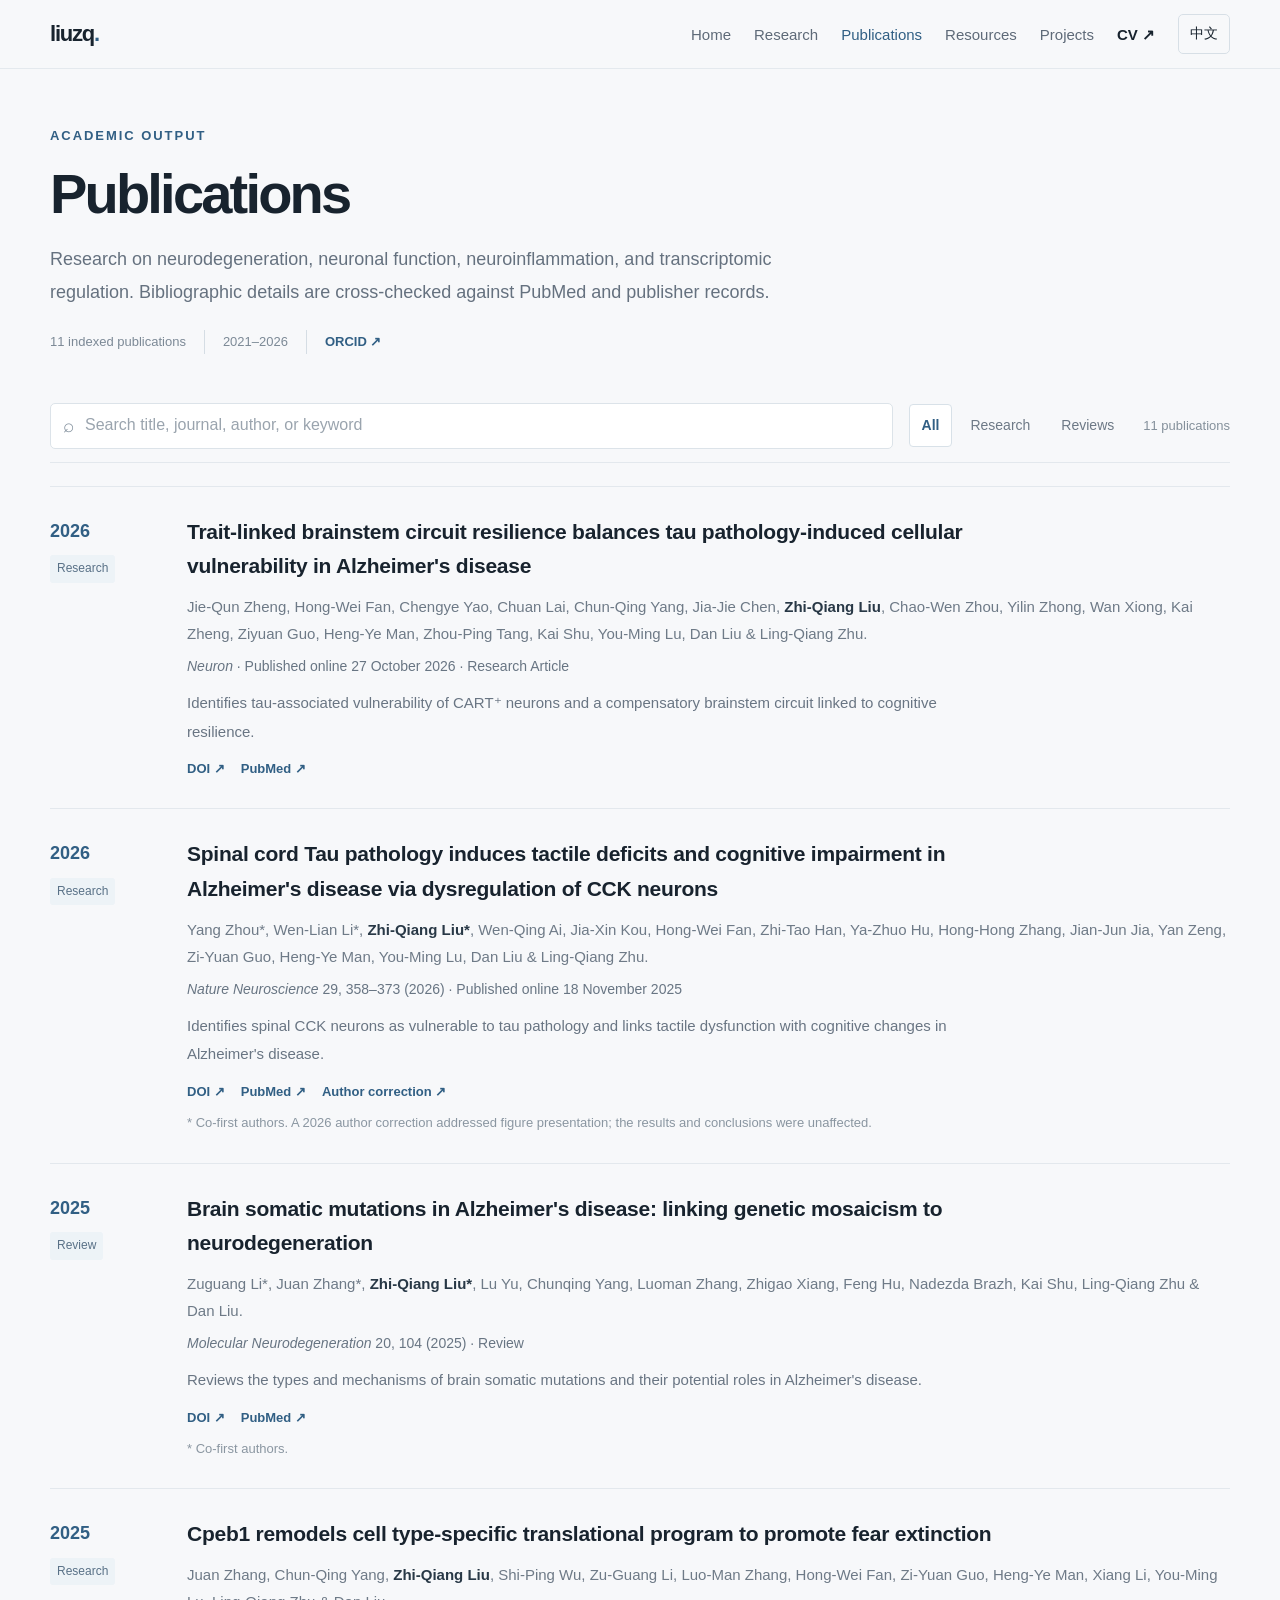
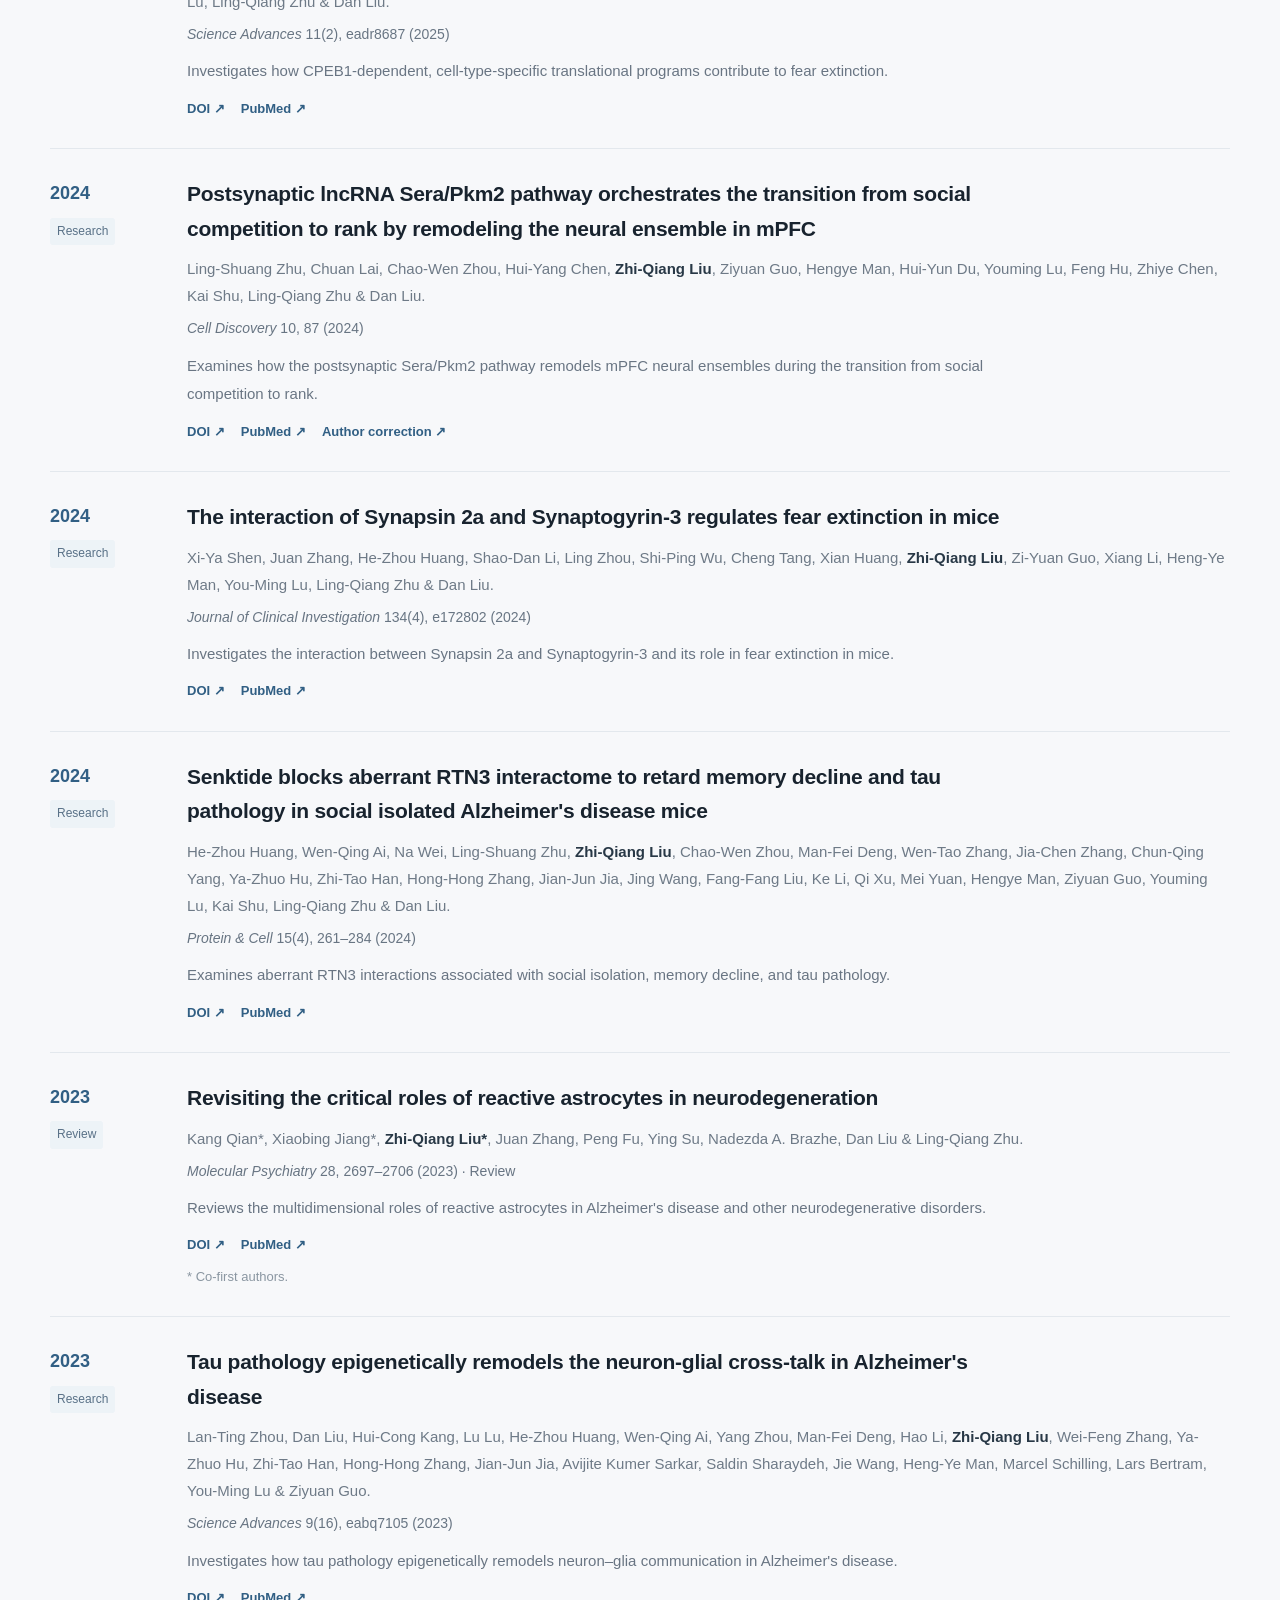
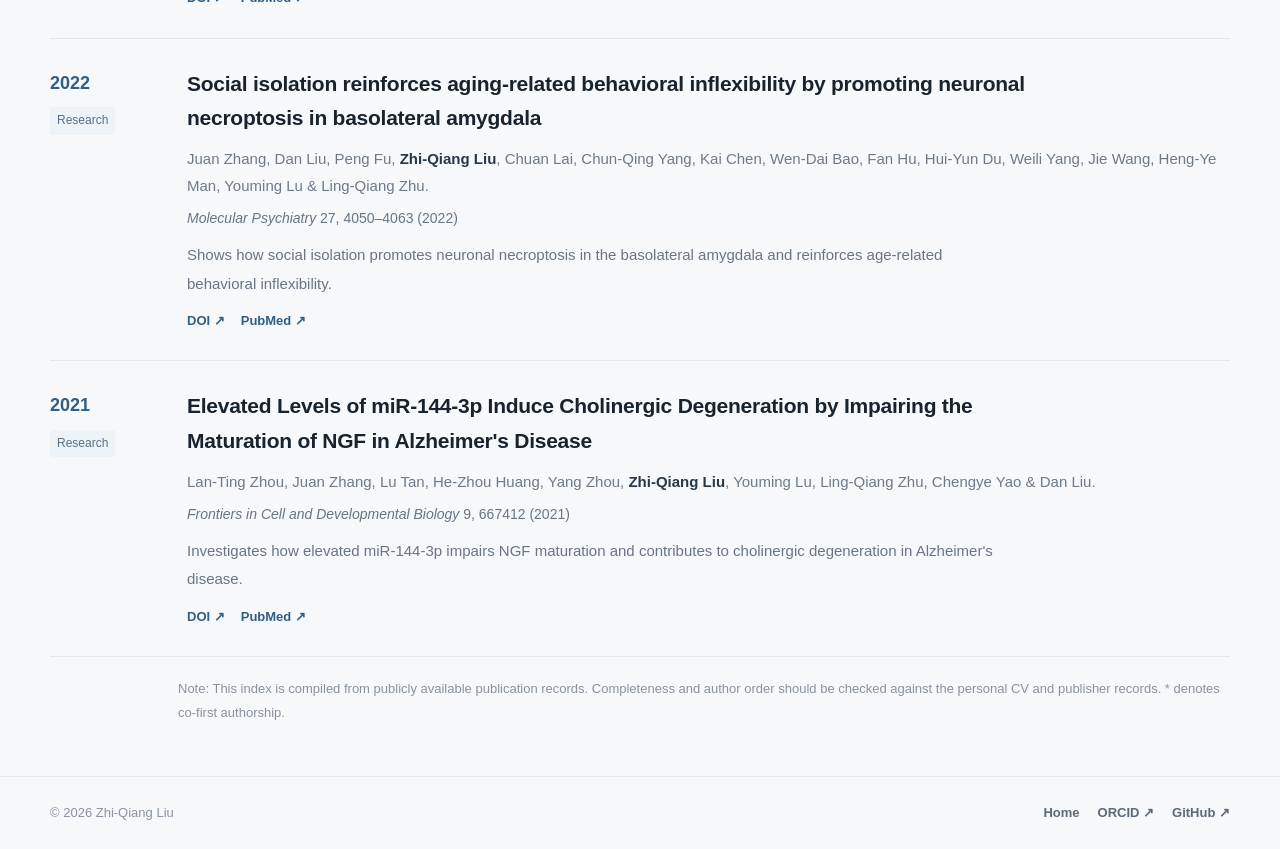
<file: en_publications.html>
<!doctype html>
<html lang="en">
<head>
  <meta charset="utf-8">
  <meta http-equiv="refresh" content="0; url=publications.html?lang=en">
  <meta name="robots" content="noindex,follow">
  <link rel="canonical" href="publications.html?lang=en">
  <title>Page moved</title>
</head>
<body>
  <p>This page has moved. <a href="publications.html?lang=en">English publications archive</a>.</p>
</body>
</html>
</file>
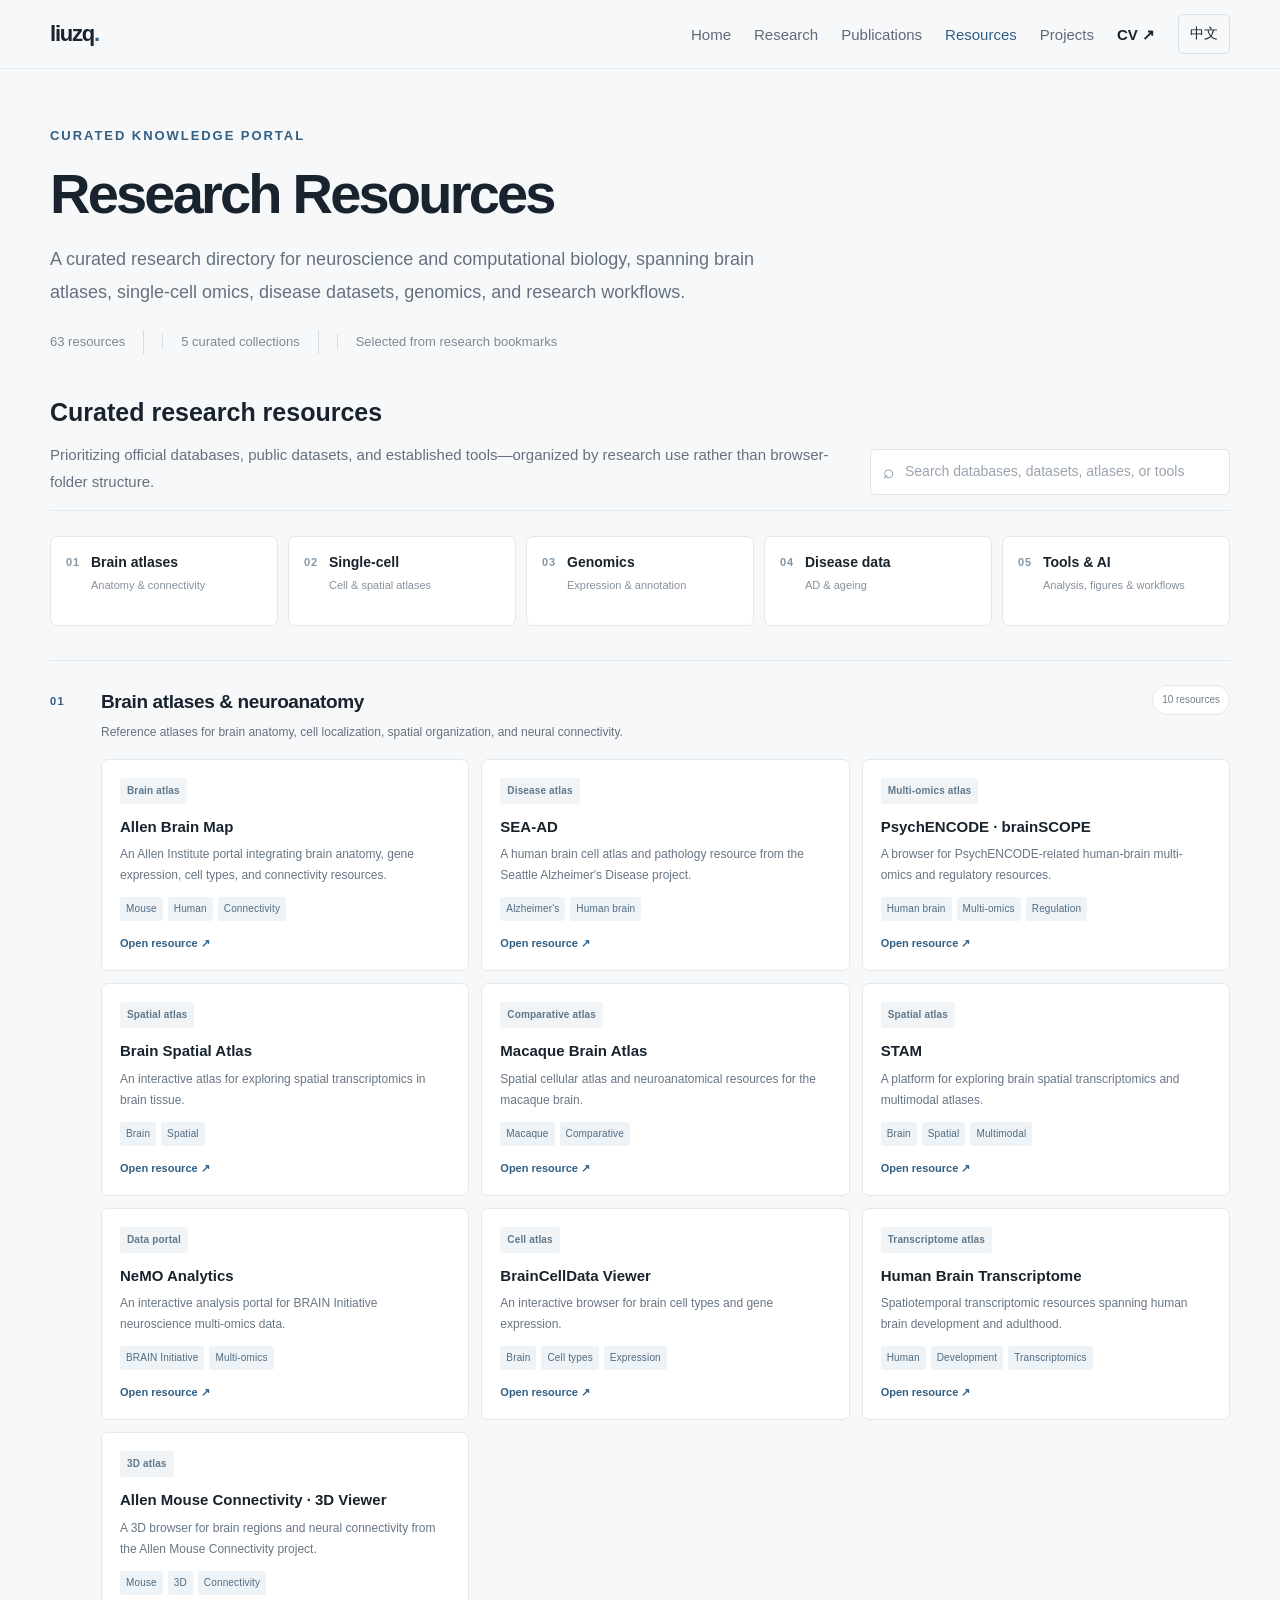
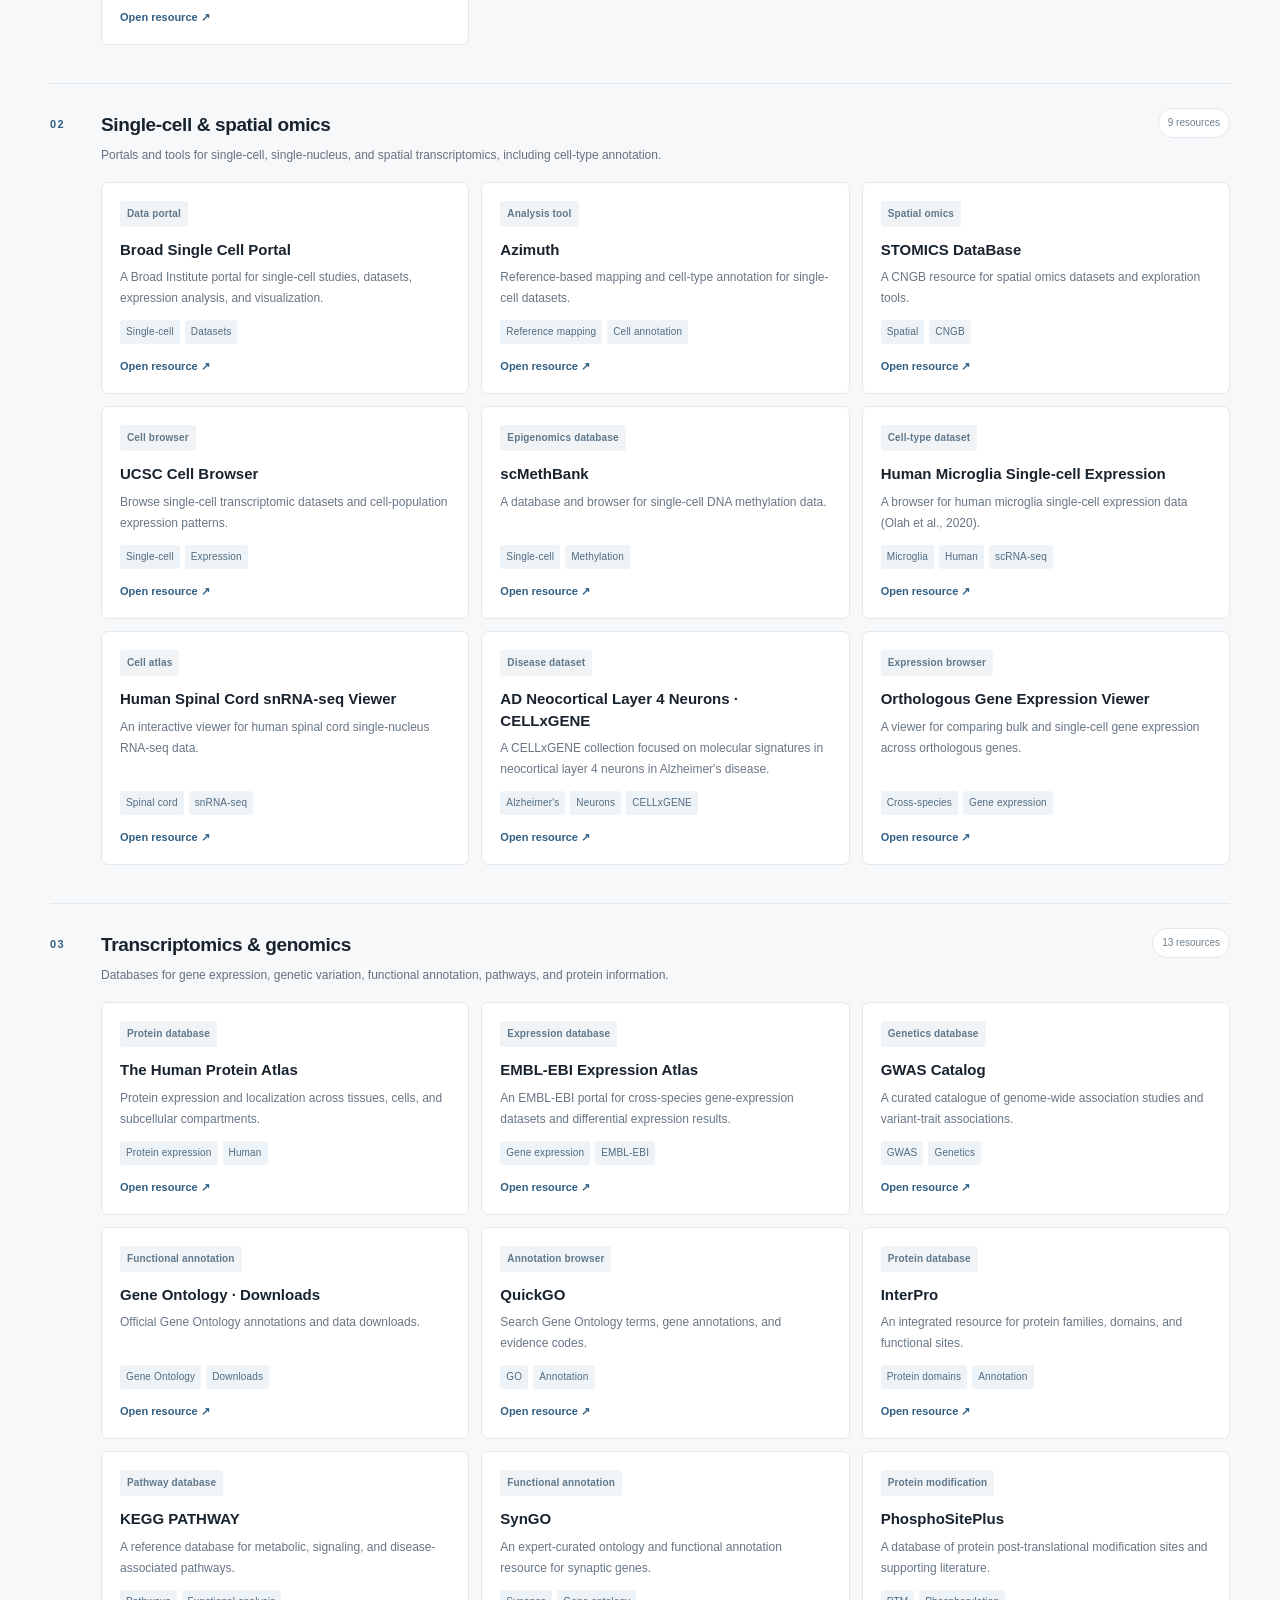
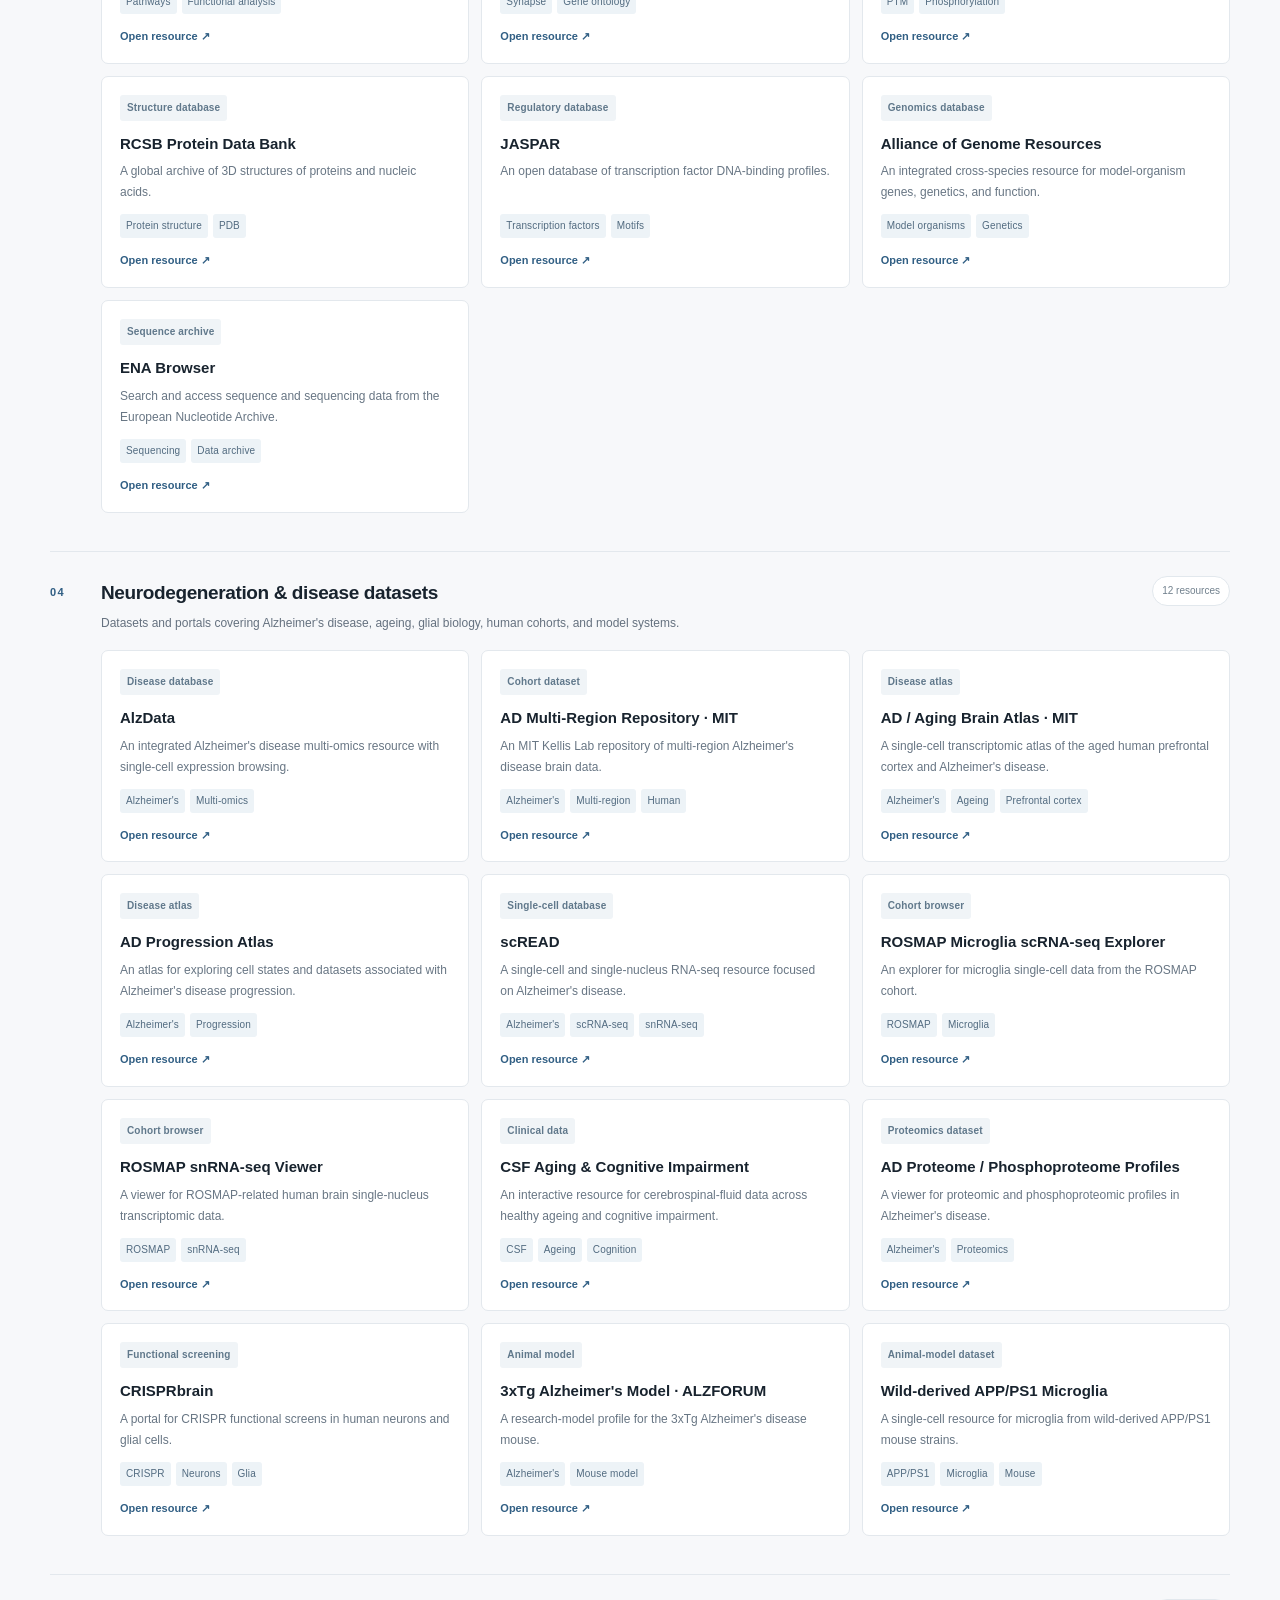
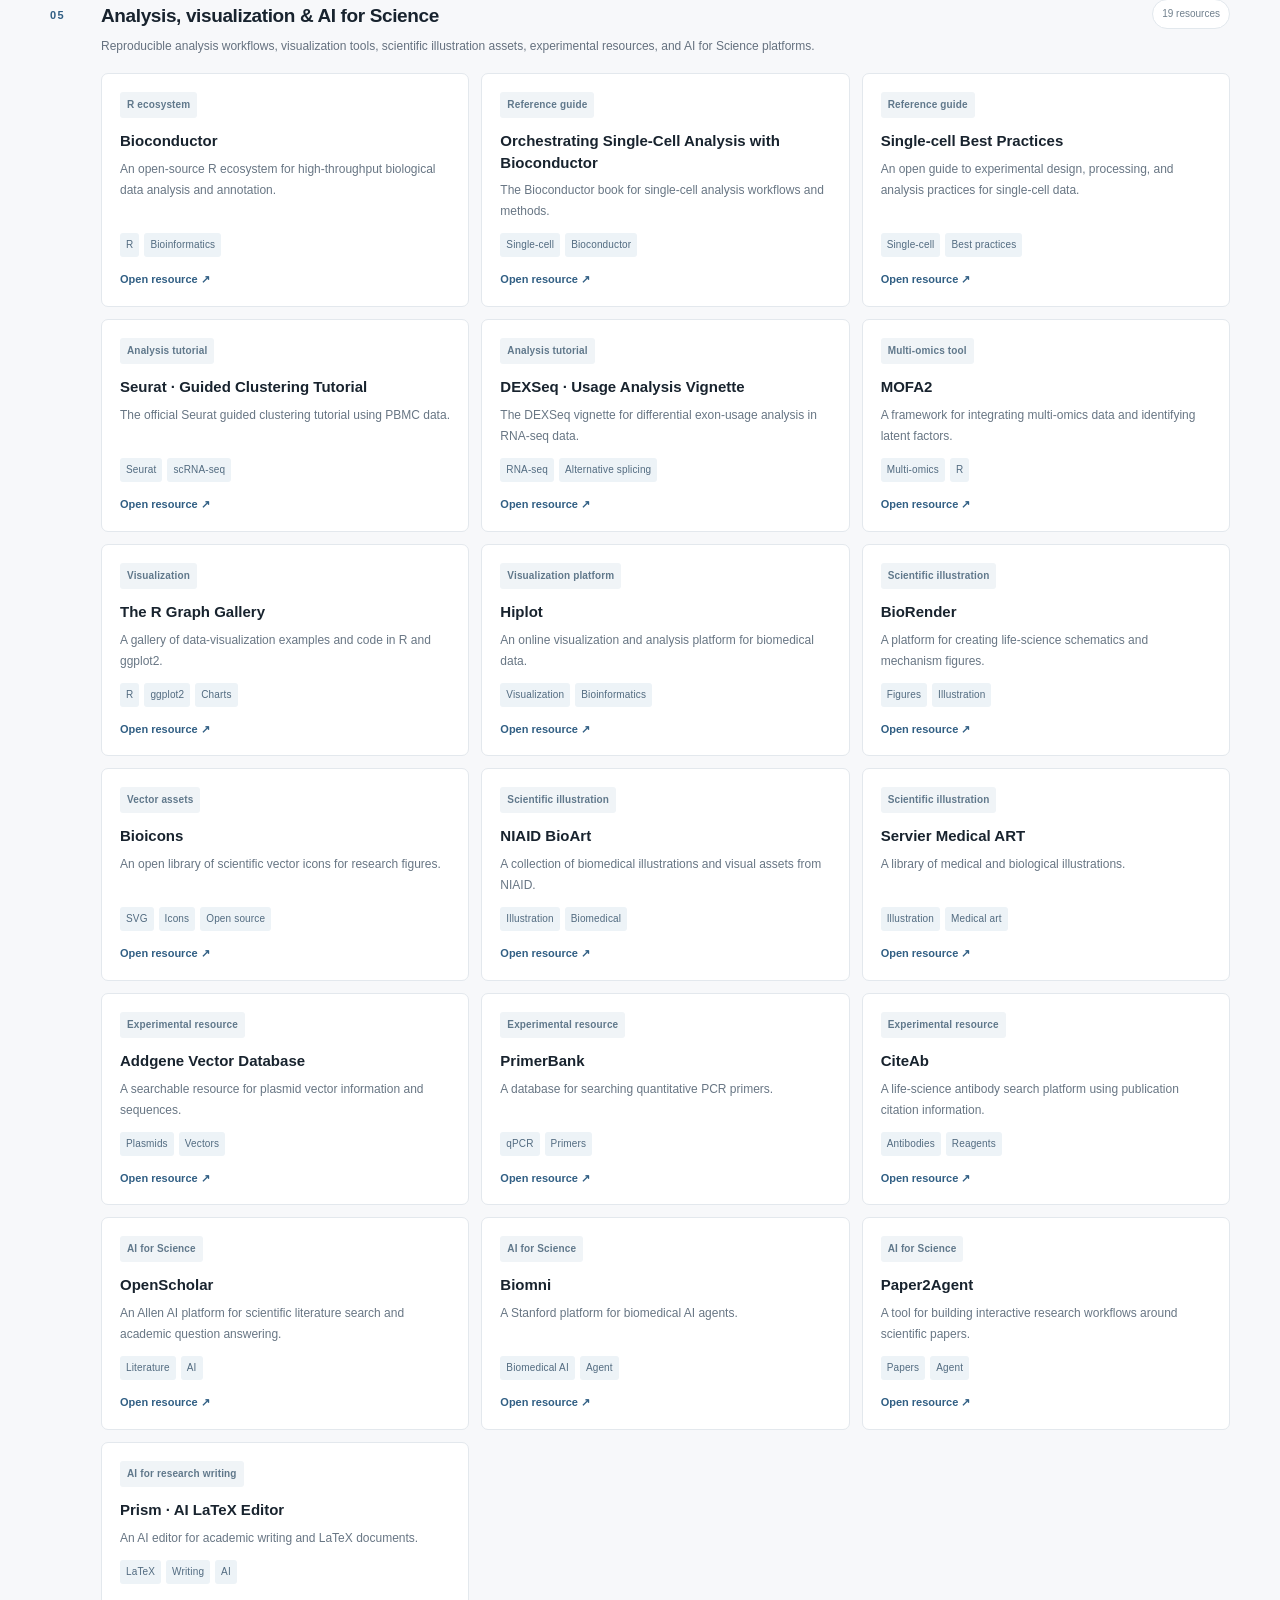
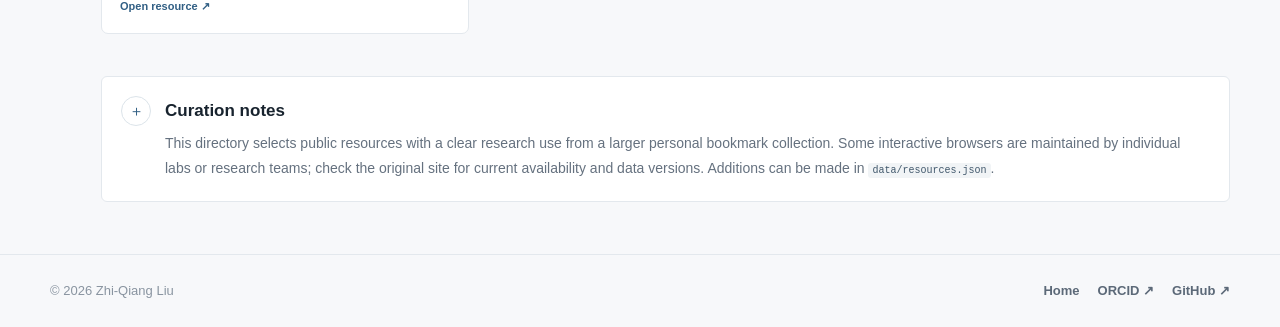
<file: en_resources.html>
<!doctype html>
<html lang="en">
<head>
  <meta charset="utf-8">
  <meta http-equiv="refresh" content="0; url=resources.html?lang=en">
  <meta name="robots" content="noindex,follow">
  <link rel="canonical" href="resources.html?lang=en">
  <title>Page moved</title>
</head>
<body>
  <p>This page has moved. <a href="resources.html?lang=en">English resource directory</a>.</p>
</body>
</html>
</file>
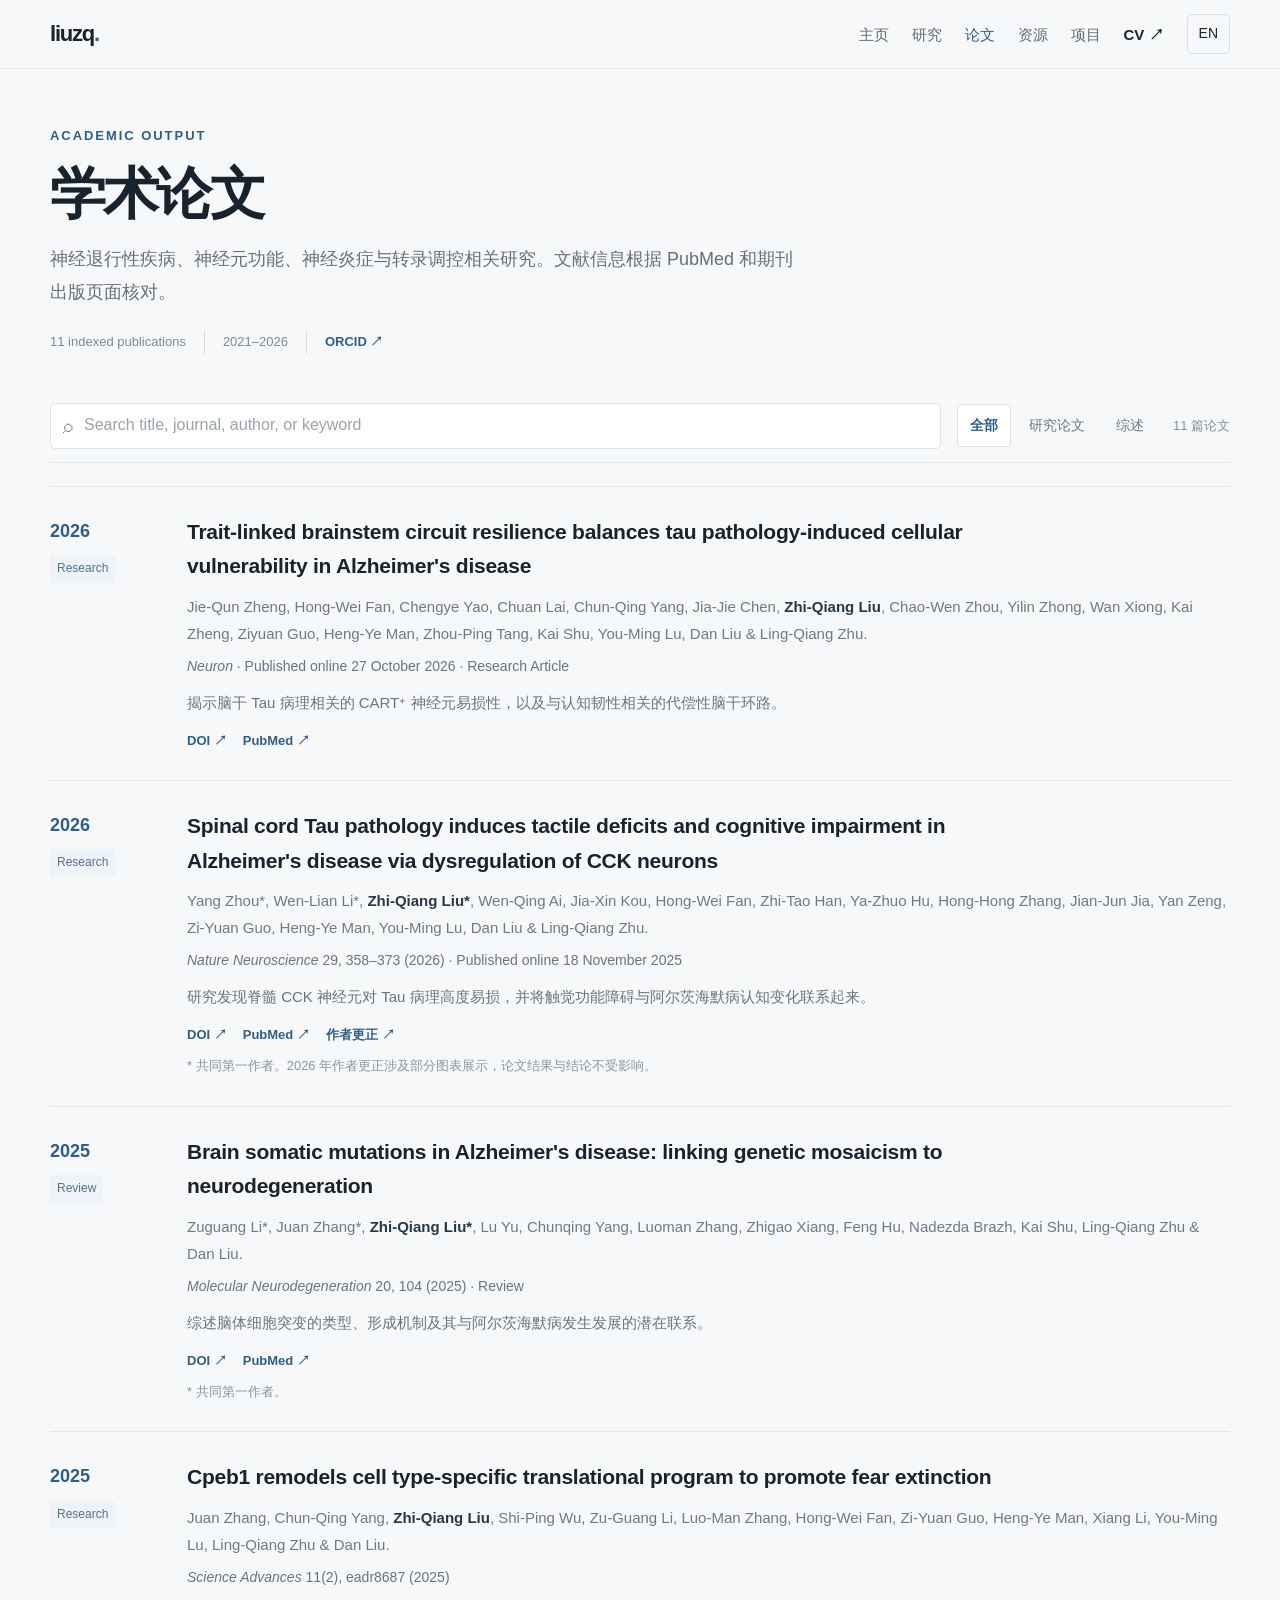
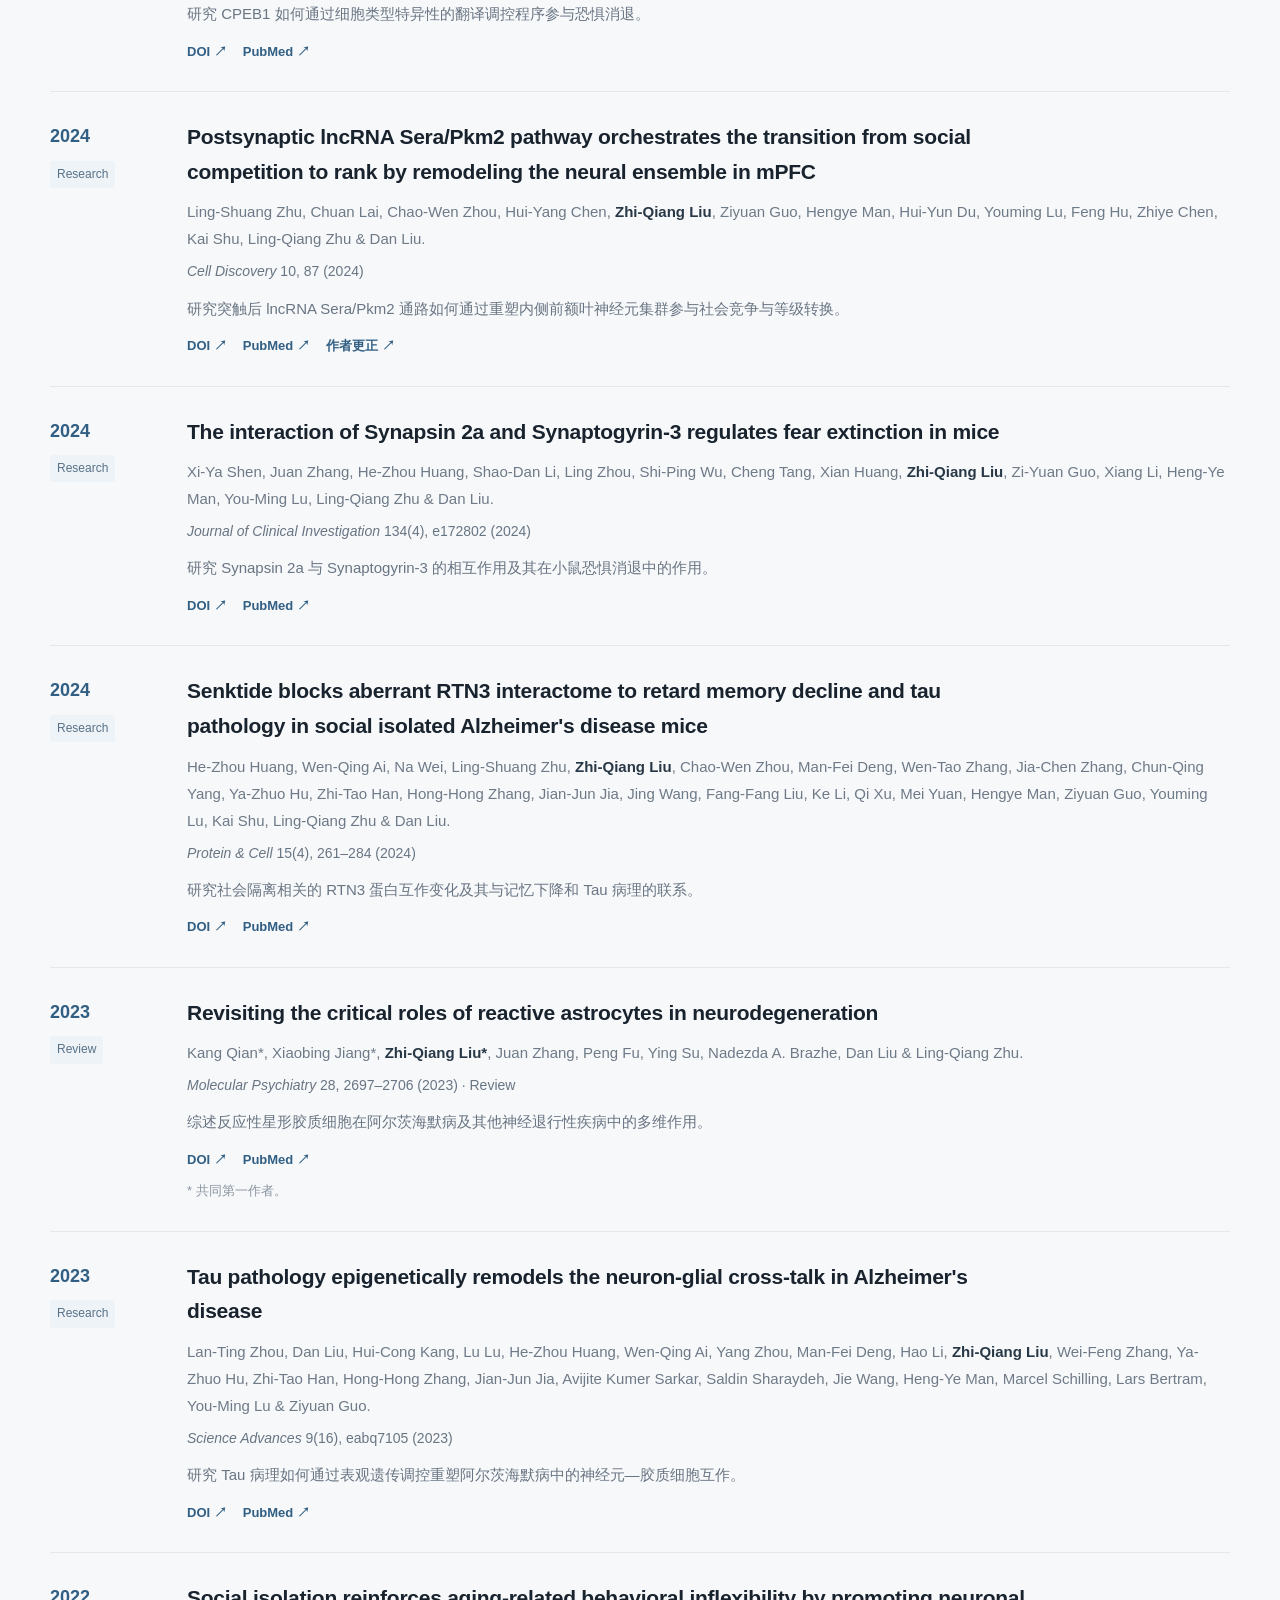
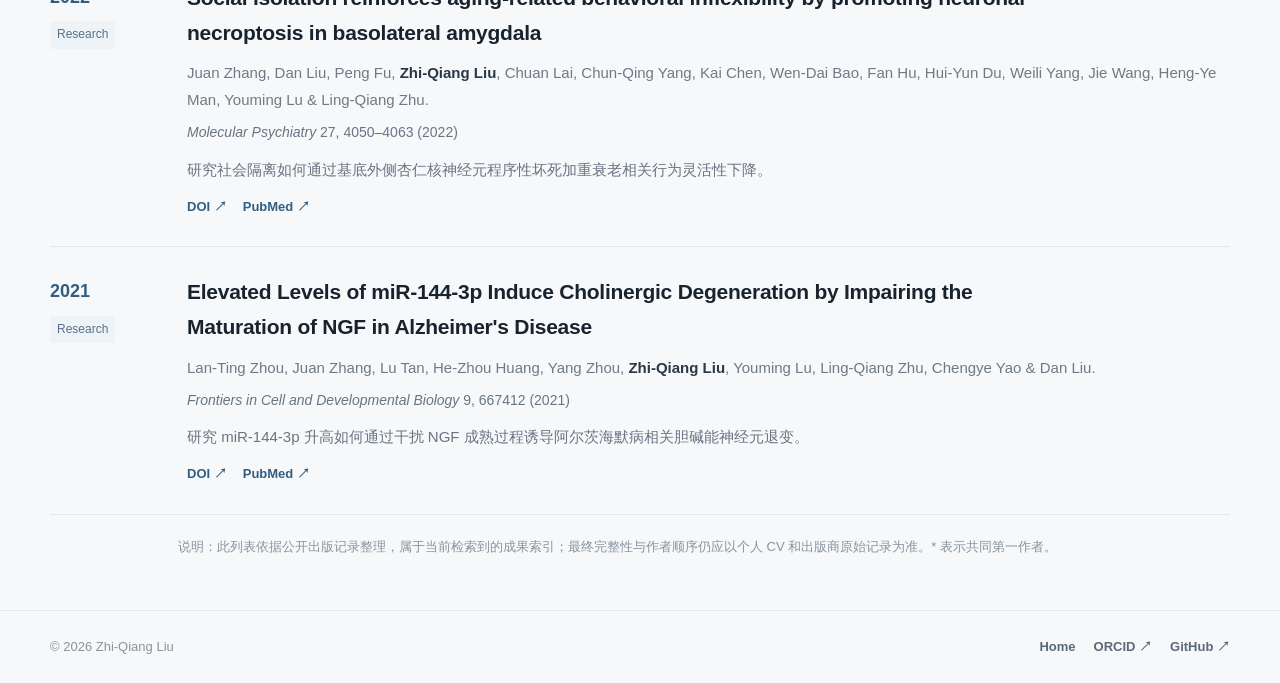
<file: publications.html>
<!doctype html>
<html lang="zh-CN" data-site-lang="zh">
<head>
  <meta charset="utf-8">
  <meta name="viewport" content="width=device-width, initial-scale=1">
  <meta name="description" content="Selected publications by Zhi-Qiang Liu in neuroscience and neurodegeneration.">
  <title>Publications · Zhi-Qiang Liu</title>
  <link rel="stylesheet" href="style.css">
</head>
<body>
  <header class="site-header">
    <div class="nav-wrap">
      <a class="wordmark" href="index.html">liuzq<span>.</span></a>
      <nav class="main-nav" aria-label="Main navigation">
        <a href="index.html"><span data-lang="zh">主页</span><span data-lang="en">Home</span></a>
        <a href="index.html#research"><span data-lang="zh">研究</span><span data-lang="en">Research</span></a>
        <a class="active" href="publications.html"><span data-lang="zh">论文</span><span data-lang="en">Publications</span></a>
        <a href="resources.html"><span data-lang="zh">资源</span><span data-lang="en">Resources</span></a>
        <a href="index.html#projects"><span data-lang="zh">项目</span><span data-lang="en">Projects</span></a>
        <a class="nav-cv" href="cv.html">CV ↗</a>
        <button class="language-toggle" id="language-toggle" type="button">EN</button>
      </nav>
    </div>
  </header>

  <main class="page-main">
    <section class="page-hero section-shell">
      <p class="eyebrow">ACADEMIC OUTPUT</p>
      <h1><span data-lang="zh">学术论文</span><span data-lang="en">Publications</span></h1>
      <p><span data-lang="zh">神经退行性疾病、神经元功能、神经炎症与转录调控相关研究。文献信息根据 PubMed 和期刊出版页面核对。</span><span data-lang="en">Research on neurodegeneration, neuronal function, neuroinflammation, and transcriptomic regulation. Bibliographic details are cross-checked against PubMed and publisher records.</span></p>
      <div class="page-meta"><span>11 indexed publications</span><span>2021–2026</span><span><a href="https://orcid.org/0009-0008-9802-214X" target="_blank" rel="noopener noreferrer">ORCID ↗</a></span></div>
    </section>

    <section class="content-shell publication-page-content">
      <div class="publication-controls">
        <label class="search-box">
          <span class="search-icon">⌕</span>
          <input id="publication-search" type="search" placeholder="Search title, journal, author, or keyword" aria-label="Search publications">
        </label>
        <div class="filter-buttons" role="group" aria-label="Filter publication type">
          <button class="filter-button active" type="button" data-filter="all"><span data-lang="zh">全部</span><span data-lang="en">All</span></button>
          <button class="filter-button" type="button" data-filter="research"><span data-lang="zh">研究论文</span><span data-lang="en">Research</span></button>
          <button class="filter-button" type="button" data-filter="review"><span data-lang="zh">综述</span><span data-lang="en">Reviews</span></button>
        </div>
        <p class="result-count" id="result-count" aria-live="polite">11 publications</p>
      </div>

      <div class="publication-archive" id="publication-archive">
        <article class="pub-card" data-kind="research" data-search="2026 Neuron trait-linked brainstem circuit resilience tau pathology cellular vulnerability Alzheimer's disease CART Edinger Westphal">
          <div class="pub-side"><span class="pub-year">2026</span><span class="pub-kind">Research</span></div>
          <div class="pub-main">
            <h2>Trait-linked brainstem circuit resilience balances tau pathology-induced cellular vulnerability in Alzheimer's disease</h2>
            <p class="pub-authors">Jie-Qun Zheng, Hong-Wei Fan, Chengye Yao, Chuan Lai, Chun-Qing Yang, Jia-Jie Chen, <strong>Zhi-Qiang Liu</strong>, Chao-Wen Zhou, Yilin Zhong, Wan Xiong, Kai Zheng, Ziyuan Guo, Heng-Ye Man, Zhou-Ping Tang, Kai Shu, You-Ming Lu, Dan Liu & Ling-Qiang Zhu.</p>
            <p class="pub-journal"><em>Neuron</em> · Published online 27 October 2026 · Research Article</p>
            <p class="pub-summary"><span data-lang="zh">揭示脑干 Tau 病理相关的 CART⁺ 神经元易损性，以及与认知韧性相关的代偿性脑干环路。</span><span data-lang="en">Identifies tau-associated vulnerability of CART⁺ neurons and a compensatory brainstem circuit linked to cognitive resilience.</span></p>
            <div class="pub-links"><a href="https://doi.org/10.1016/j.neuron.2026.10.002" target="_blank" rel="noopener noreferrer">DOI ↗</a><a href="https://pubmed.ncbi.nlm.nih.gov/42945962/" target="_blank" rel="noopener noreferrer">PubMed ↗</a></div>
          </div>
        </article>

        <article class="pub-card" data-kind="research" data-search="2026 Nature Neuroscience spinal cord Tau pathology tactile deficits cognitive impairment Alzheimer's disease CCK neurons">
          <div class="pub-side"><span class="pub-year">2026</span><span class="pub-kind">Research</span></div>
          <div class="pub-main">
            <h2>Spinal cord Tau pathology induces tactile deficits and cognitive impairment in Alzheimer's disease via dysregulation of CCK neurons</h2>
            <p class="pub-authors">Yang Zhou*, Wen-Lian Li*, <strong>Zhi-Qiang Liu*</strong>, Wen-Qing Ai, Jia-Xin Kou, Hong-Wei Fan, Zhi-Tao Han, Ya-Zhuo Hu, Hong-Hong Zhang, Jian-Jun Jia, Yan Zeng, Zi-Yuan Guo, Heng-Ye Man, You-Ming Lu, Dan Liu & Ling-Qiang Zhu.</p>
            <p class="pub-journal"><em>Nature Neuroscience</em> 29, 358–373 (2026) · Published online 18 November 2025</p>
            <p class="pub-summary"><span data-lang="zh">研究发现脊髓 CCK 神经元对 Tau 病理高度易损，并将触觉功能障碍与阿尔茨海默病认知变化联系起来。</span><span data-lang="en">Identifies spinal CCK neurons as vulnerable to tau pathology and links tactile dysfunction with cognitive changes in Alzheimer's disease.</span></p>
            <div class="pub-links"><a href="https://doi.org/10.1038/s41593-025-02137-4" target="_blank" rel="noopener noreferrer">DOI ↗</a><a href="https://pubmed.ncbi.nlm.nih.gov/41254283/" target="_blank" rel="noopener noreferrer">PubMed ↗</a><a href="https://doi.org/10.1038/s41593-026-02356-3" target="_blank" rel="noopener noreferrer"><span data-lang="zh">作者更正</span><span data-lang="en">Author correction</span> ↗</a></div>
            <p class="pub-footnote"><span data-lang="zh">* 共同第一作者。2026 年作者更正涉及部分图表展示，论文结果与结论不受影响。</span><span data-lang="en">* Co-first authors. A 2026 author correction addressed figure presentation; the results and conclusions were unaffected.</span></p>
          </div>
        </article>

        <article class="pub-card" data-kind="review" data-search="2025 Molecular Neurodegeneration brain somatic mutations Alzheimer's disease genetic mosaicism neurodegeneration review">
          <div class="pub-side"><span class="pub-year">2025</span><span class="pub-kind">Review</span></div>
          <div class="pub-main">
            <h2>Brain somatic mutations in Alzheimer's disease: linking genetic mosaicism to neurodegeneration</h2>
            <p class="pub-authors">Zuguang Li*, Juan Zhang*, <strong>Zhi-Qiang Liu*</strong>, Lu Yu, Chunqing Yang, Luoman Zhang, Zhigao Xiang, Feng Hu, Nadezda Brazh, Kai Shu, Ling-Qiang Zhu & Dan Liu.</p>
            <p class="pub-journal"><em>Molecular Neurodegeneration</em> 20, 104 (2025) · Review</p>
            <p class="pub-summary"><span data-lang="zh">综述脑体细胞突变的类型、形成机制及其与阿尔茨海默病发生发展的潜在联系。</span><span data-lang="en">Reviews the types and mechanisms of brain somatic mutations and their potential roles in Alzheimer's disease.</span></p>
            <div class="pub-links"><a href="https://doi.org/10.1186/s13024-025-00895-0" target="_blank" rel="noopener noreferrer">DOI ↗</a><a href="https://pubmed.ncbi.nlm.nih.gov/41068782/" target="_blank" rel="noopener noreferrer">PubMed ↗</a></div>
            <p class="pub-footnote"><span data-lang="zh">* 共同第一作者。</span><span data-lang="en">* Co-first authors.</span></p>
          </div>
        </article>

        <article class="pub-card" data-kind="research" data-search="2025 Science Advances Cpeb1 cell type specific translational program fear extinction">
          <div class="pub-side"><span class="pub-year">2025</span><span class="pub-kind">Research</span></div>
          <div class="pub-main">
            <h2>Cpeb1 remodels cell type-specific translational program to promote fear extinction</h2>
            <p class="pub-authors">Juan Zhang, Chun-Qing Yang, <strong>Zhi-Qiang Liu</strong>, Shi-Ping Wu, Zu-Guang Li, Luo-Man Zhang, Hong-Wei Fan, Zi-Yuan Guo, Heng-Ye Man, Xiang Li, You-Ming Lu, Ling-Qiang Zhu & Dan Liu.</p>
            <p class="pub-journal"><em>Science Advances</em> 11(2), eadr8687 (2025)</p>
            <p class="pub-summary"><span data-lang="zh">研究 CPEB1 如何通过细胞类型特异性的翻译调控程序参与恐惧消退。</span><span data-lang="en">Investigates how CPEB1-dependent, cell-type-specific translational programs contribute to fear extinction.</span></p>
            <div class="pub-links"><a href="https://doi.org/10.1126/sciadv.adr8687" target="_blank" rel="noopener noreferrer">DOI ↗</a><a href="https://pubmed.ncbi.nlm.nih.gov/39792668/" target="_blank" rel="noopener noreferrer">PubMed ↗</a></div>
          </div>
        </article>

        <article class="pub-card" data-kind="research" data-search="2024 Cell Discovery postsynaptic lncRNA Sera Pkm2 social competition rank neural ensemble mPFC">
          <div class="pub-side"><span class="pub-year">2024</span><span class="pub-kind">Research</span></div>
          <div class="pub-main">
            <h2>Postsynaptic lncRNA Sera/Pkm2 pathway orchestrates the transition from social competition to rank by remodeling the neural ensemble in mPFC</h2>
            <p class="pub-authors">Ling-Shuang Zhu, Chuan Lai, Chao-Wen Zhou, Hui-Yang Chen, <strong>Zhi-Qiang Liu</strong>, Ziyuan Guo, Hengye Man, Hui-Yun Du, Youming Lu, Feng Hu, Zhiye Chen, Kai Shu, Ling-Qiang Zhu & Dan Liu.</p>
            <p class="pub-journal"><em>Cell Discovery</em> 10, 87 (2024)</p>
            <p class="pub-summary"><span data-lang="zh">研究突触后 lncRNA Sera/Pkm2 通路如何通过重塑内侧前额叶神经元集群参与社会竞争与等级转换。</span><span data-lang="en">Examines how the postsynaptic Sera/Pkm2 pathway remodels mPFC neural ensembles during the transition from social competition to rank.</span></p>
            <div class="pub-links"><a href="https://doi.org/10.1038/s41421-024-00706-8" target="_blank" rel="noopener noreferrer">DOI ↗</a><a href="https://pubmed.ncbi.nlm.nih.gov/39160208/" target="_blank" rel="noopener noreferrer">PubMed ↗</a><a href="https://doi.org/10.1038/s41421-025-00782-4" target="_blank" rel="noopener noreferrer"><span data-lang="zh">作者更正</span><span data-lang="en">Author correction</span> ↗</a></div>
          </div>
        </article>

        <article class="pub-card" data-kind="research" data-search="2024 Journal of Clinical Investigation Synapsin 2a Synaptogyrin-3 fear extinction mice">
          <div class="pub-side"><span class="pub-year">2024</span><span class="pub-kind">Research</span></div>
          <div class="pub-main">
            <h2>The interaction of Synapsin 2a and Synaptogyrin-3 regulates fear extinction in mice</h2>
            <p class="pub-authors">Xi-Ya Shen, Juan Zhang, He-Zhou Huang, Shao-Dan Li, Ling Zhou, Shi-Ping Wu, Cheng Tang, Xian Huang, <strong>Zhi-Qiang Liu</strong>, Zi-Yuan Guo, Xiang Li, Heng-Ye Man, You-Ming Lu, Ling-Qiang Zhu & Dan Liu.</p>
            <p class="pub-journal"><em>Journal of Clinical Investigation</em> 134(4), e172802 (2024)</p>
            <p class="pub-summary"><span data-lang="zh">研究 Synapsin 2a 与 Synaptogyrin-3 的相互作用及其在小鼠恐惧消退中的作用。</span><span data-lang="en">Investigates the interaction between Synapsin 2a and Synaptogyrin-3 and its role in fear extinction in mice.</span></p>
            <div class="pub-links"><a href="https://doi.org/10.1172/JCI172802" target="_blank" rel="noopener noreferrer">DOI ↗</a><a href="https://pubmed.ncbi.nlm.nih.gov/38175724/" target="_blank" rel="noopener noreferrer">PubMed ↗</a></div>
          </div>
        </article>

        <article class="pub-card" data-kind="research" data-search="2024 Protein Cell Senktide RTN3 interactome memory decline tau pathology social isolation Alzheimer's disease mice">
          <div class="pub-side"><span class="pub-year">2024</span><span class="pub-kind">Research</span></div>
          <div class="pub-main">
            <h2>Senktide blocks aberrant RTN3 interactome to retard memory decline and tau pathology in social isolated Alzheimer's disease mice</h2>
            <p class="pub-authors">He-Zhou Huang, Wen-Qing Ai, Na Wei, Ling-Shuang Zhu, <strong>Zhi-Qiang Liu</strong>, Chao-Wen Zhou, Man-Fei Deng, Wen-Tao Zhang, Jia-Chen Zhang, Chun-Qing Yang, Ya-Zhuo Hu, Zhi-Tao Han, Hong-Hong Zhang, Jian-Jun Jia, Jing Wang, Fang-Fang Liu, Ke Li, Qi Xu, Mei Yuan, Hengye Man, Ziyuan Guo, Youming Lu, Kai Shu, Ling-Qiang Zhu & Dan Liu.</p>
            <p class="pub-journal"><em>Protein &amp; Cell</em> 15(4), 261–284 (2024)</p>
            <p class="pub-summary"><span data-lang="zh">研究社会隔离相关的 RTN3 蛋白互作变化及其与记忆下降和 Tau 病理的联系。</span><span data-lang="en">Examines aberrant RTN3 interactions associated with social isolation, memory decline, and tau pathology.</span></p>
            <div class="pub-links"><a href="https://doi.org/10.1093/procel/pwad056" target="_blank" rel="noopener noreferrer">DOI ↗</a><a href="https://pubmed.ncbi.nlm.nih.gov/38011644/" target="_blank" rel="noopener noreferrer">PubMed ↗</a></div>
          </div>
        </article>

        <article class="pub-card" data-kind="review" data-search="2023 Molecular Psychiatry reactive astrocytes neurodegeneration review">
          <div class="pub-side"><span class="pub-year">2023</span><span class="pub-kind">Review</span></div>
          <div class="pub-main">
            <h2>Revisiting the critical roles of reactive astrocytes in neurodegeneration</h2>
            <p class="pub-authors">Kang Qian*, Xiaobing Jiang*, <strong>Zhi-Qiang Liu*</strong>, Juan Zhang, Peng Fu, Ying Su, Nadezda A. Brazhe, Dan Liu & Ling-Qiang Zhu.</p>
            <p class="pub-journal"><em>Molecular Psychiatry</em> 28, 2697–2706 (2023) · Review</p>
            <p class="pub-summary"><span data-lang="zh">综述反应性星形胶质细胞在阿尔茨海默病及其他神经退行性疾病中的多维作用。</span><span data-lang="en">Reviews the multidimensional roles of reactive astrocytes in Alzheimer's disease and other neurodegenerative disorders.</span></p>
            <div class="pub-links"><a href="https://doi.org/10.1038/s41380-023-02061-8" target="_blank" rel="noopener noreferrer">DOI ↗</a><a href="https://pubmed.ncbi.nlm.nih.gov/37037874/" target="_blank" rel="noopener noreferrer">PubMed ↗</a></div>
            <p class="pub-footnote"><span data-lang="zh">* 共同第一作者。</span><span data-lang="en">* Co-first authors.</span></p>
          </div>
        </article>

        <article class="pub-card" data-kind="research" data-search="2023 Science Advances Tau pathology epigenetically remodels neuron glial cross-talk Alzheimer's disease">
          <div class="pub-side"><span class="pub-year">2023</span><span class="pub-kind">Research</span></div>
          <div class="pub-main">
            <h2>Tau pathology epigenetically remodels the neuron-glial cross-talk in Alzheimer's disease</h2>
            <p class="pub-authors">Lan-Ting Zhou, Dan Liu, Hui-Cong Kang, Lu Lu, He-Zhou Huang, Wen-Qing Ai, Yang Zhou, Man-Fei Deng, Hao Li, <strong>Zhi-Qiang Liu</strong>, Wei-Feng Zhang, Ya-Zhuo Hu, Zhi-Tao Han, Hong-Hong Zhang, Jian-Jun Jia, Avijite Kumer Sarkar, Saldin Sharaydeh, Jie Wang, Heng-Ye Man, Marcel Schilling, Lars Bertram, You-Ming Lu & Ziyuan Guo.</p>
            <p class="pub-journal"><em>Science Advances</em> 9(16), eabq7105 (2023)</p>
            <p class="pub-summary"><span data-lang="zh">研究 Tau 病理如何通过表观遗传调控重塑阿尔茨海默病中的神经元—胶质细胞互作。</span><span data-lang="en">Investigates how tau pathology epigenetically remodels neuron–glia communication in Alzheimer's disease.</span></p>
            <div class="pub-links"><a href="https://doi.org/10.1126/sciadv.abq7105" target="_blank" rel="noopener noreferrer">DOI ↗</a><a href="https://pubmed.ncbi.nlm.nih.gov/37083538/" target="_blank" rel="noopener noreferrer">PubMed ↗</a></div>
          </div>
        </article>

        <article class="pub-card" data-kind="research" data-search="2022 Molecular Psychiatry social isolation behavioral inflexibility neuronal necroptosis basolateral amygdala">
          <div class="pub-side"><span class="pub-year">2022</span><span class="pub-kind">Research</span></div>
          <div class="pub-main">
            <h2>Social isolation reinforces aging-related behavioral inflexibility by promoting neuronal necroptosis in basolateral amygdala</h2>
            <p class="pub-authors">Juan Zhang, Dan Liu, Peng Fu, <strong>Zhi-Qiang Liu</strong>, Chuan Lai, Chun-Qing Yang, Kai Chen, Wen-Dai Bao, Fan Hu, Hui-Yun Du, Weili Yang, Jie Wang, Heng-Ye Man, Youming Lu & Ling-Qiang Zhu.</p>
            <p class="pub-journal"><em>Molecular Psychiatry</em> 27, 4050–4063 (2022)</p>
            <p class="pub-summary"><span data-lang="zh">研究社会隔离如何通过基底外侧杏仁核神经元程序性坏死加重衰老相关行为灵活性下降。</span><span data-lang="en">Shows how social isolation promotes neuronal necroptosis in the basolateral amygdala and reinforces age-related behavioral inflexibility.</span></p>
            <div class="pub-links"><a href="https://doi.org/10.1038/s41380-022-01694-5" target="_blank" rel="noopener noreferrer">DOI ↗</a><a href="https://pubmed.ncbi.nlm.nih.gov/35840795/" target="_blank" rel="noopener noreferrer">PubMed ↗</a></div>
          </div>
        </article>

        <article class="pub-card" data-kind="research" data-search="2021 Frontiers in Cell and Developmental Biology miR-144-3p cholinergic degeneration NGF Alzheimer's disease">
          <div class="pub-side"><span class="pub-year">2021</span><span class="pub-kind">Research</span></div>
          <div class="pub-main">
            <h2>Elevated Levels of miR-144-3p Induce Cholinergic Degeneration by Impairing the Maturation of NGF in Alzheimer's Disease</h2>
            <p class="pub-authors">Lan-Ting Zhou, Juan Zhang, Lu Tan, He-Zhou Huang, Yang Zhou, <strong>Zhi-Qiang Liu</strong>, Youming Lu, Ling-Qiang Zhu, Chengye Yao & Dan Liu.</p>
            <p class="pub-journal"><em>Frontiers in Cell and Developmental Biology</em> 9, 667412 (2021)</p>
            <p class="pub-summary"><span data-lang="zh">研究 miR-144-3p 升高如何通过干扰 NGF 成熟过程诱导阿尔茨海默病相关胆碱能神经元退变。</span><span data-lang="en">Investigates how elevated miR-144-3p impairs NGF maturation and contributes to cholinergic degeneration in Alzheimer's disease.</span></p>
            <div class="pub-links"><a href="https://doi.org/10.3389/fcell.2021.667412" target="_blank" rel="noopener noreferrer">DOI ↗</a><a href="https://pubmed.ncbi.nlm.nih.gov/33898468/" target="_blank" rel="noopener noreferrer">PubMed ↗</a></div>
          </div>
        </article>
      </div>

      <p class="archive-note"><span data-lang="zh">说明：此列表依据公开出版记录整理，属于当前检索到的成果索引；最终完整性与作者顺序仍应以个人 CV 和出版商原始记录为准。* 表示共同第一作者。</span><span data-lang="en">Note: This index is compiled from publicly available publication records. Completeness and author order should be checked against the personal CV and publisher records. * denotes co-first authorship.</span></p>
    </section>
  </main>

  <footer class="site-footer">
    <div class="footer-inner"><span>© 2026 Zhi-Qiang Liu</span><div><a href="index.html">Home</a><a href="https://orcid.org/0009-0008-9802-214X" target="_blank" rel="noopener noreferrer">ORCID ↗</a><a href="https://github.com/liuzq1103" target="_blank" rel="noopener noreferrer">GitHub ↗</a></div></div>
  </footer>

  <script>
    (function () {
      var root = document.documentElement;
      var toggle = document.getElementById("language-toggle");
      var requested = new URLSearchParams(window.location.search).get("lang");
      function setLanguage(language) {
        var lang = language === "en" ? "en" : "zh";
        root.dataset.siteLang = lang;
        root.lang = lang === "zh" ? "zh-CN" : "en";
        toggle.textContent = lang === "zh" ? "EN" : "中文";
        toggle.setAttribute("aria-label", lang === "zh" ? "Switch to English" : "切换到中文");
      }
      setLanguage(requested || "zh");
      toggle.addEventListener("click", function () { setLanguage(root.dataset.siteLang === "zh" ? "en" : "zh"); });

      var search = document.getElementById("publication-search");
      var buttons = Array.prototype.slice.call(document.querySelectorAll(".filter-button"));
      var cards = Array.prototype.slice.call(document.querySelectorAll(".pub-card"));
      var activeFilter = "all";
      function updatePublications() {
        var query = search.value.trim().toLowerCase();
        var visible = 0;
        cards.forEach(function (card) {
          var matchesType = activeFilter === "all" || card.dataset.kind === activeFilter;
          var matchesText = !query || card.dataset.search.toLowerCase().indexOf(query) !== -1;
          card.hidden = !(matchesType && matchesText);
          if (!card.hidden) visible += 1;
        });
        document.getElementById("result-count").textContent = visible + (root.dataset.siteLang === "zh" ? " 篇论文" : " publications");
      }
      search.addEventListener("input", updatePublications);
      buttons.forEach(function (button) {
        button.addEventListener("click", function () {
          activeFilter = button.dataset.filter;
          buttons.forEach(function (item) { item.classList.toggle("active", item === button); });
          updatePublications();
        });
      });
      updatePublications();
    })();
  </script>
</body>
</html>
</file>
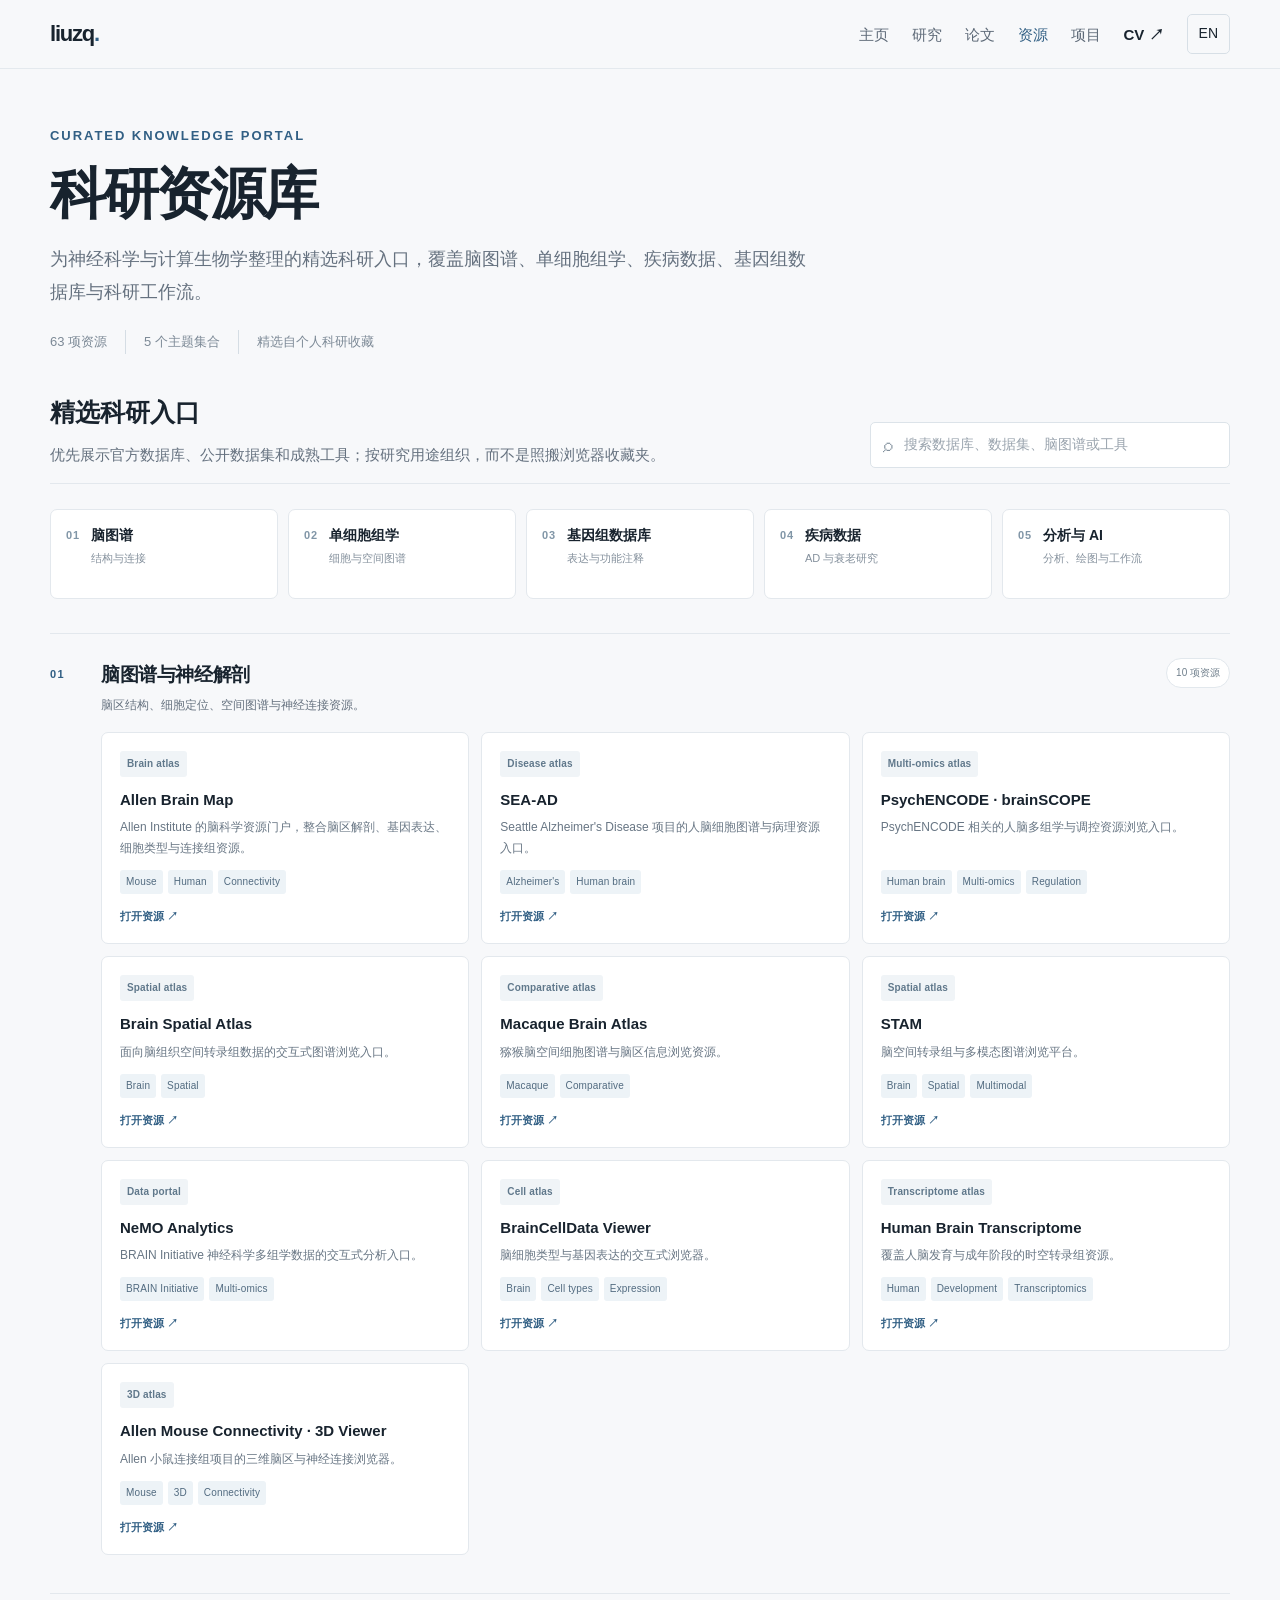
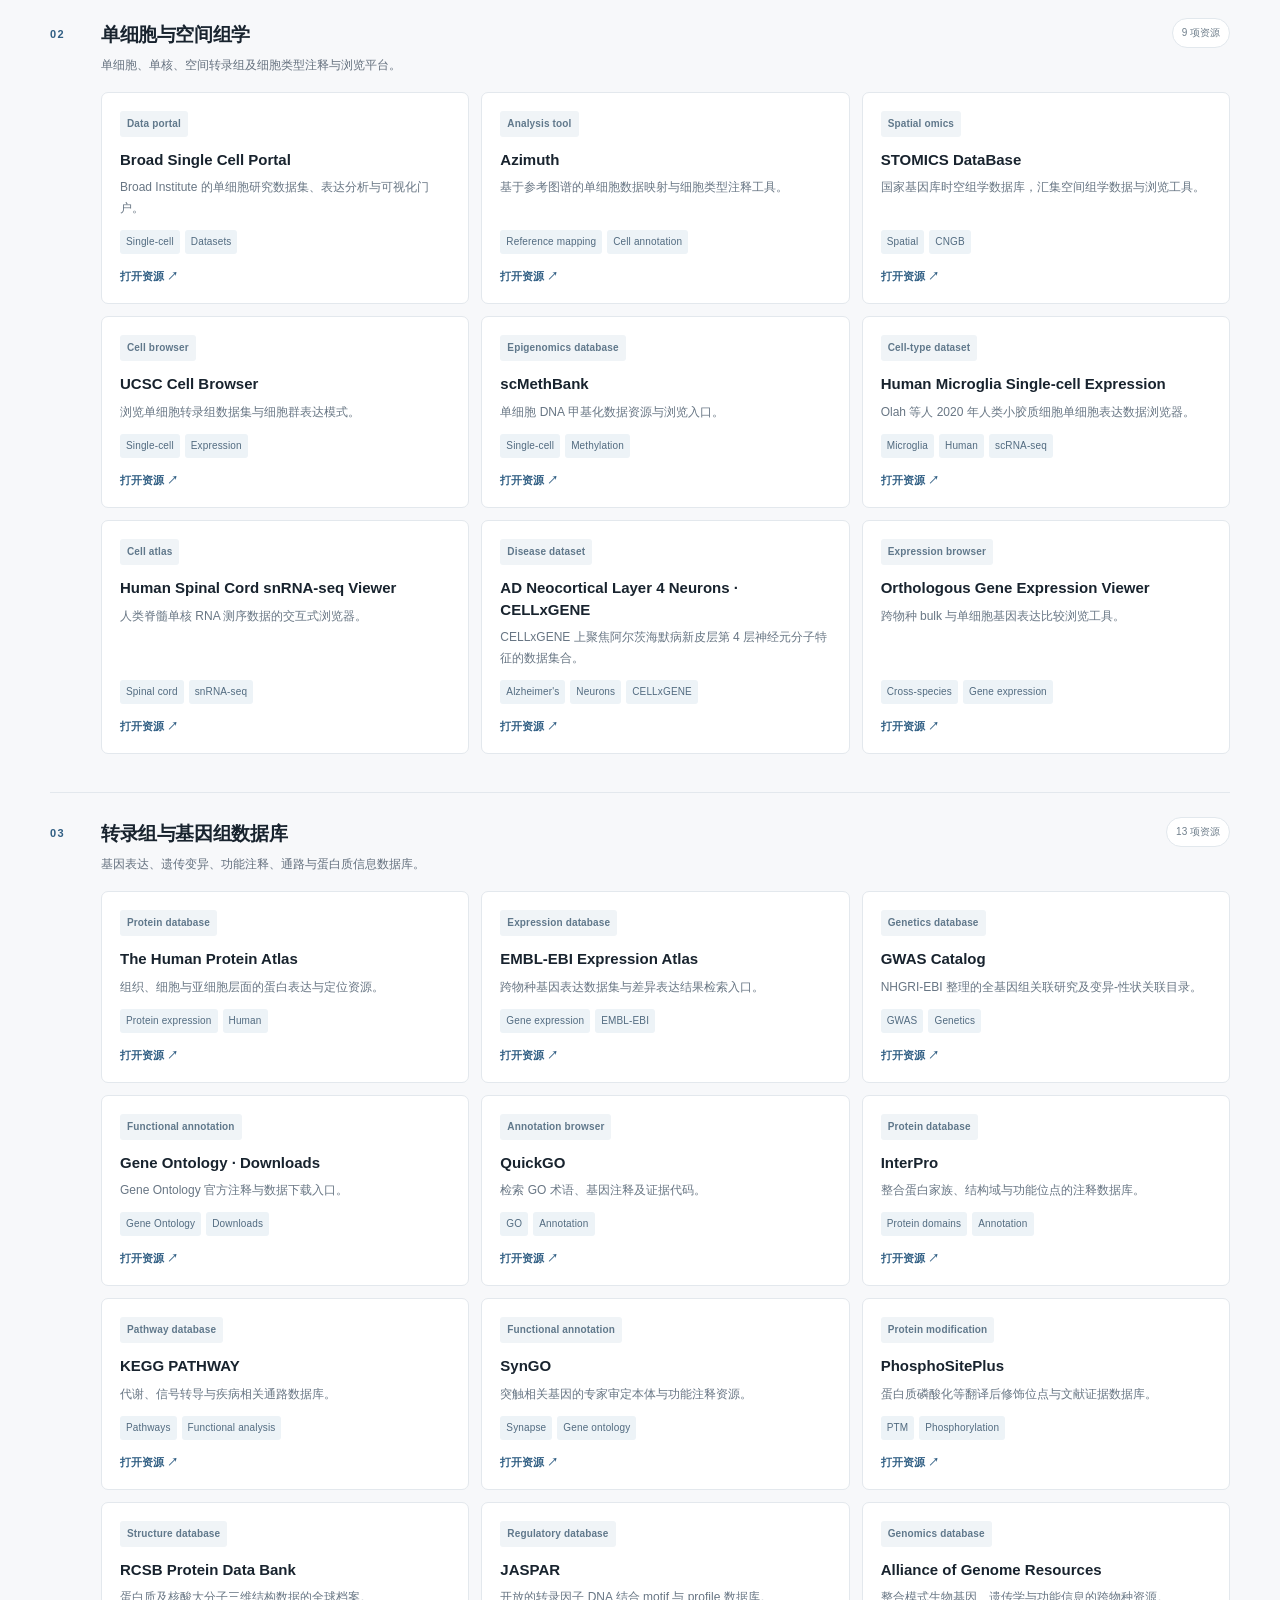
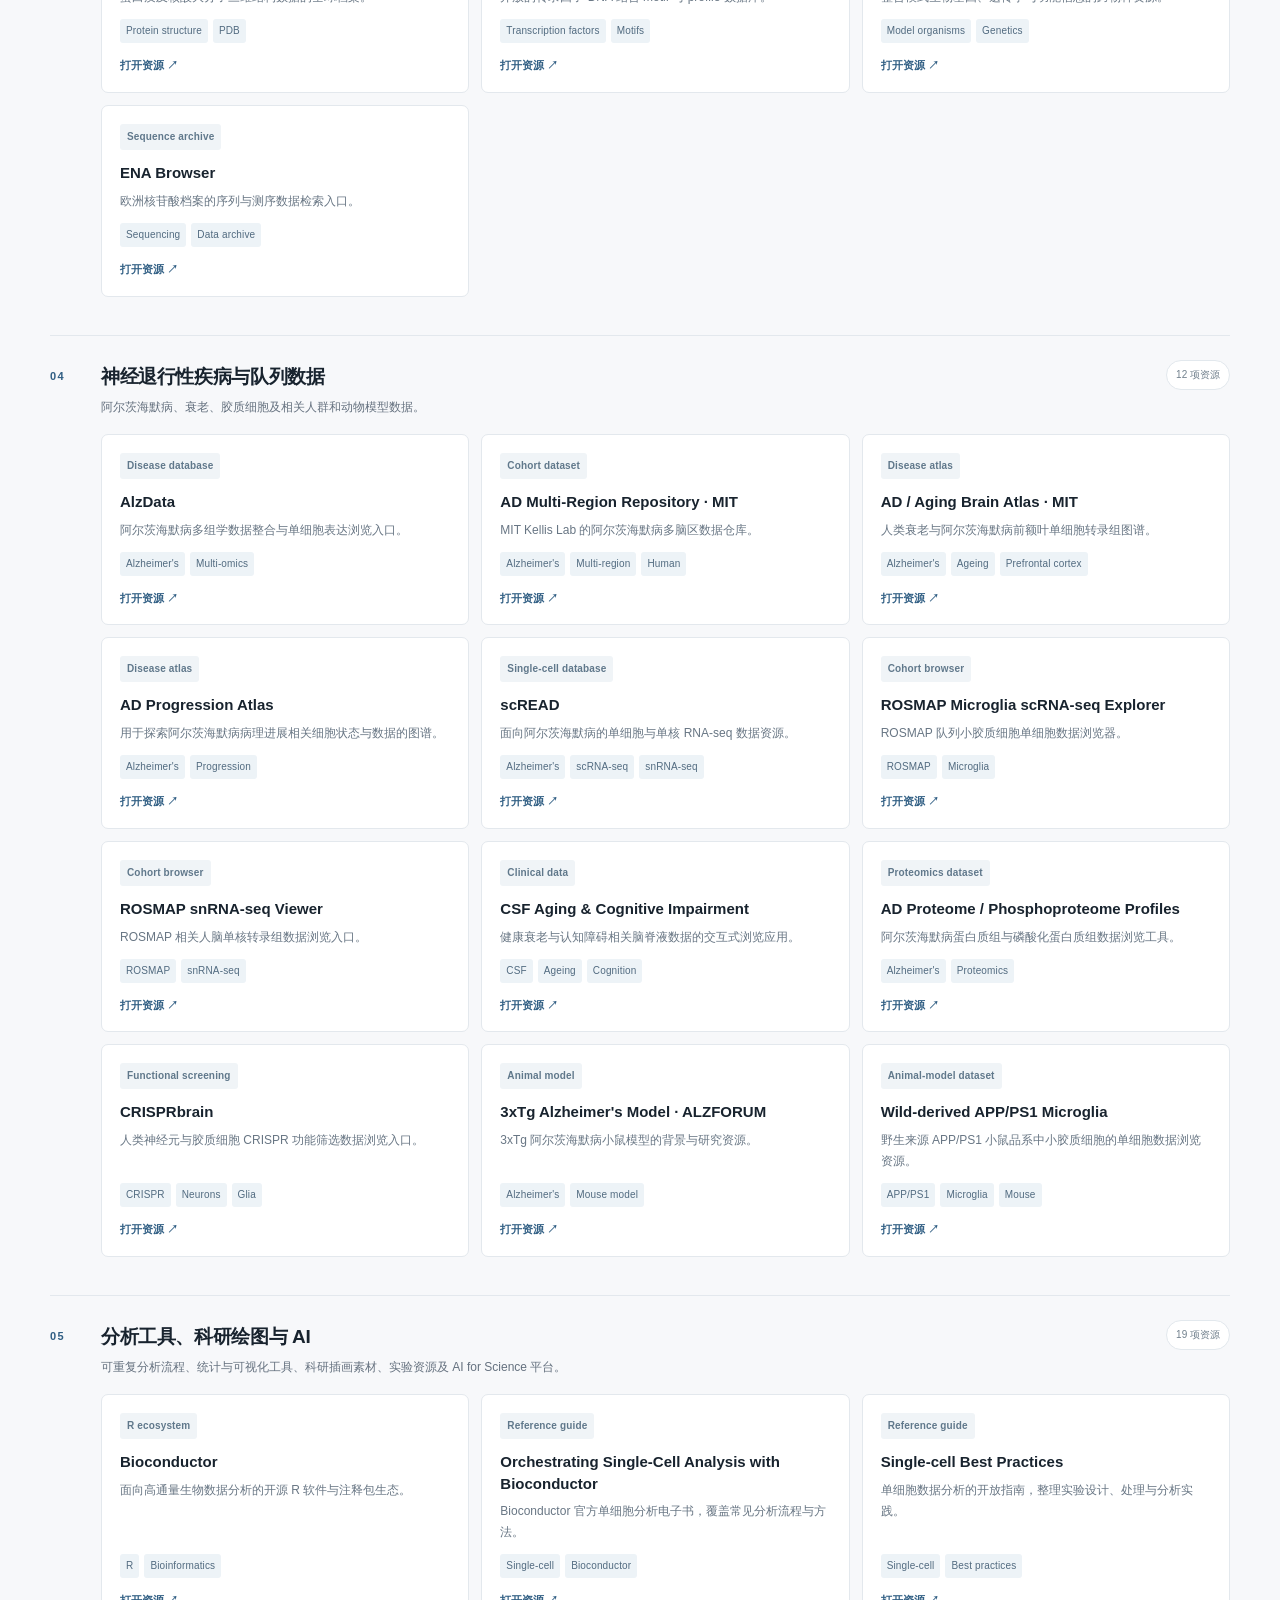
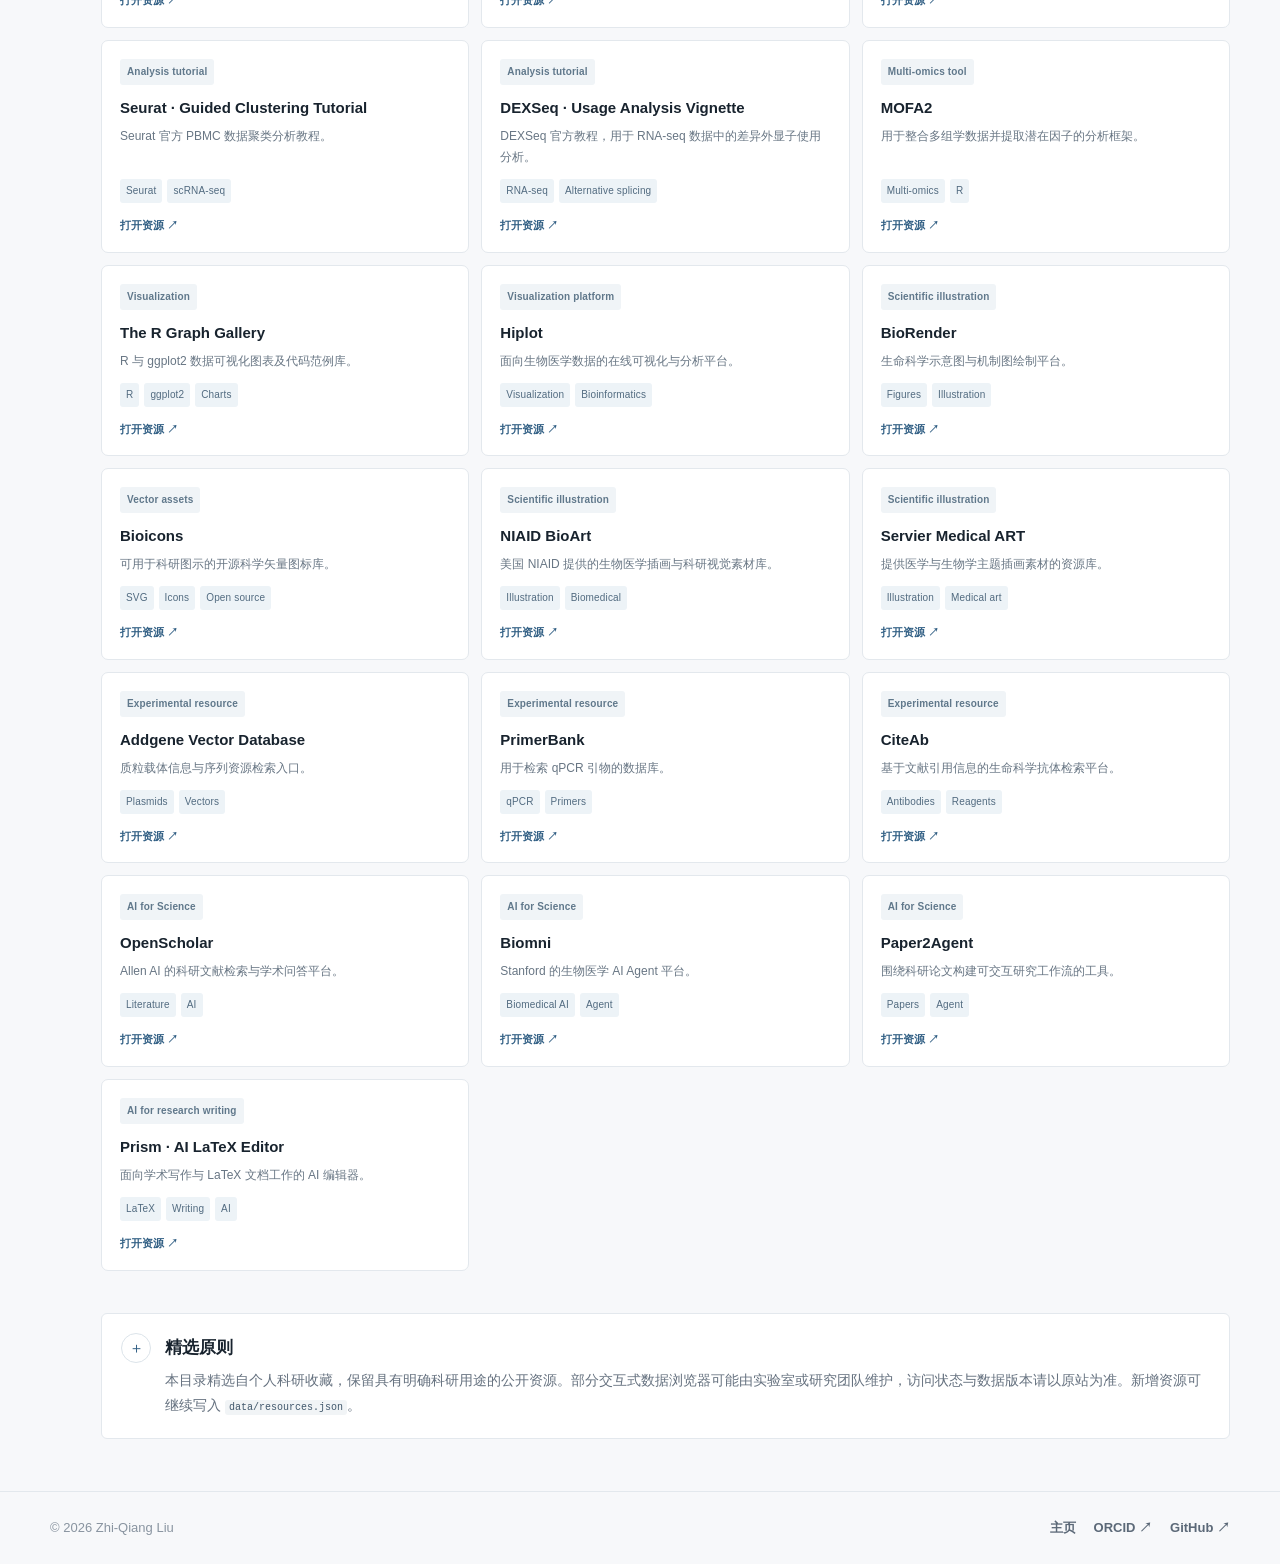
<file: resources.html>
<!doctype html>
<html lang="zh-CN" data-site-lang="zh">
<head>
  <meta charset="utf-8">
  <meta name="viewport" content="width=device-width, initial-scale=1">
  <meta name="description" content="A curated resource directory for neuroscience, brain atlases, omics databases, and research tools.">
  <title>Resources · Zhi-Qiang Liu</title>
  <link rel="stylesheet" href="style.css">
</head>
<body>
  <header class="site-header">
    <div class="nav-wrap">
      <a class="wordmark" href="index.html">liuzq<span>.</span></a>
      <nav class="main-nav" aria-label="Main navigation">
        <a href="index.html"><span data-lang="zh">主页</span><span data-lang="en">Home</span></a>
        <a href="index.html#research"><span data-lang="zh">研究</span><span data-lang="en">Research</span></a>
        <a href="publications.html"><span data-lang="zh">论文</span><span data-lang="en">Publications</span></a>
        <a class="active" href="resources.html"><span data-lang="zh">资源</span><span data-lang="en">Resources</span></a>
        <a href="index.html#projects"><span data-lang="zh">项目</span><span data-lang="en">Projects</span></a>
        <a class="nav-cv" href="cv.html">CV ↗</a>
        <button class="language-toggle" id="language-toggle" type="button">EN</button>
      </nav>
    </div>
  </header>

  <main class="page-main">
    <section class="page-hero section-shell">
      <p class="eyebrow">CURATED KNOWLEDGE PORTAL</p>
      <h1><span data-lang="zh">科研资源库</span><span data-lang="en">Research Resources</span></h1>
      <p><span data-lang="zh">为神经科学与计算生物学整理的精选科研入口，覆盖脑图谱、单细胞组学、疾病数据、基因组数据库与科研工作流。</span><span data-lang="en">A curated research directory for neuroscience and computational biology, spanning brain atlases, single-cell omics, disease datasets, genomics, and research workflows.</span></p>
      <div class="page-meta"><span id="resource-count">0 resources</span><span><span data-lang="zh">5 个主题集合</span><span data-lang="en">5 curated collections</span></span><span><span data-lang="zh">精选自个人科研收藏</span><span data-lang="en">Selected from research bookmarks</span></span></div>
    </section>

    <section class="content-shell resource-page-content">
      <div class="resource-intro">
        <div>
          <h2><span data-lang="zh">精选科研入口</span><span data-lang="en">Curated research resources</span></h2>
          <p><span data-lang="zh">优先展示官方数据库、公开数据集和成熟工具；按研究用途组织，而不是照搬浏览器收藏夹。</span><span data-lang="en">Prioritizing official databases, public datasets, and established tools—organized by research use rather than browser-folder structure.</span></p>
        </div>
        <label class="search-box resource-search">
          <span class="search-icon">⌕</span>
          <input id="resource-search" type="search" placeholder="搜索数据库、数据集、脑图谱或工具" aria-label="搜索科研资源">
        </label>
      </div>

      <nav class="resource-nav" aria-label="Resource categories">
        <a href="#brain-atlases"><span class="resource-nav-number">01</span><span><strong><span data-lang="zh">脑图谱</span><span data-lang="en">Brain atlases</span></strong><small><span data-lang="zh">结构与连接</span><span data-lang="en">Anatomy & connectivity</span></small></span></a>
        <a href="#single-cell"><span class="resource-nav-number">02</span><span><strong><span data-lang="zh">单细胞组学</span><span data-lang="en">Single-cell</span></strong><small><span data-lang="zh">细胞与空间图谱</span><span data-lang="en">Cell & spatial atlases</span></small></span></a>
        <a href="#genomics"><span class="resource-nav-number">03</span><span><strong><span data-lang="zh">基因组数据库</span><span data-lang="en">Genomics</span></strong><small><span data-lang="zh">表达与功能注释</span><span data-lang="en">Expression & annotation</span></small></span></a>
        <a href="#disease-data"><span class="resource-nav-number">04</span><span><strong><span data-lang="zh">疾病数据</span><span data-lang="en">Disease data</span></strong><small><span data-lang="zh">AD 与衰老研究</span><span data-lang="en">AD & ageing</span></small></span></a>
        <a href="#tools-workflows"><span class="resource-nav-number">05</span><span><strong><span data-lang="zh">分析与 AI</span><span data-lang="en">Tools & AI</span></strong><small><span data-lang="zh">分析、绘图与工作流</span><span data-lang="en">Analysis, figures & workflows</span></small></span></a>
      </nav>

      <div class="resource-directory" id="resource-directory" aria-live="polite">
        <div class="resource-loading"><span class="loading-dot"></span><span data-lang="zh">正在载入资源目录…</span><span data-lang="en">Loading resource directory…</span></div>
      </div>

      <section class="resource-maintenance">
        <div class="resource-maintenance-icon">＋</div>
        <div>
          <h2><span data-lang="zh">精选原则</span><span data-lang="en">Curation notes</span></h2>
          <p><span data-lang="zh">本目录精选自个人科研收藏，保留具有明确科研用途的公开资源。部分交互式数据浏览器可能由实验室或研究团队维护，访问状态与数据版本请以原站为准。新增资源可继续写入 <code>data/resources.json</code>。</span><span data-lang="en">This directory selects public resources with a clear research use from a larger personal bookmark collection. Some interactive browsers are maintained by individual labs or research teams; check the original site for current availability and data versions. Additions can be made in <code>data/resources.json</code>.</span></p>
        </div>
      </section>
    </section>
  </main>

  <footer class="site-footer">
    <div class="footer-inner"><span>© 2026 Zhi-Qiang Liu</span><div><a href="index.html"><span data-lang="zh">主页</span><span data-lang="en">Home</span></a><a href="https://orcid.org/0009-0008-9802-214X" target="_blank" rel="noopener noreferrer">ORCID ↗</a><a href="https://github.com/liuzq1103" target="_blank" rel="noopener noreferrer">GitHub ↗</a></div></div>
  </footer>

  <script>
    (function () {
      var root = document.documentElement;
      var toggle = document.getElementById("language-toggle");
      var directory = document.getElementById("resource-directory");
      var search = document.getElementById("resource-search");
      var categoryNav = document.querySelector(".resource-nav");
      var requested = new URLSearchParams(window.location.search).get("lang");

      function setLanguage(language) {
        var lang = language === "en" ? "en" : "zh";
        root.dataset.siteLang = lang;
        root.lang = lang === "zh" ? "zh-CN" : "en";
        toggle.textContent = lang === "zh" ? "EN" : "中文";
        toggle.setAttribute("aria-label", lang === "zh" ? "Switch to English" : "切换到中文");
        search.placeholder = lang === "zh" ? "搜索数据库、数据集、脑图谱或工具" : "Search databases, datasets, atlases, or tools";
        search.setAttribute("aria-label", lang === "zh" ? "搜索科研资源" : "Search resources");
        categoryNav.setAttribute("aria-label", lang === "zh" ? "资源分类导航" : "Resource categories");
      }
      setLanguage(requested || "zh");

      var categories = [];
      function escapeHtml(value) {
        return String(value == null ? "" : value).replace(/[&<>"']/g, function (char) {
          return ({ "&": "&amp;", "<": "&lt;", ">": "&gt;", '"': "&quot;", "'": "&#39;" })[char];
        });
      }
      function localized(value) {
        if (!value) return "";
        if (typeof value === "string") return value;
        return value[root.dataset.siteLang] || value.en || value.zh || "";
      }
      function searchableText(value) {
        if (!value) return "";
        if (typeof value === "object") return Object.keys(value).map(function (key) { return value[key] || ""; }).join(" ");
        return String(value);
      }
      function safeUrl(value) {
        try {
          var parsed = new URL(value);
          return parsed.protocol === "https:" ? parsed.href : "";
        } catch (error) {
          return "";
        }
      }
      function render() {
        var query = search.value.trim().toLowerCase();
        var total = 0;
        var html = categories.map(function (category) {
          var items = Array.isArray(category.items) ? category.items : [];
          var title = localized(category.title);
          var description = localized(category.description);
          var categorySearch = [searchableText(category.title), searchableText(category.description)].join(" ").toLowerCase();
          var matching = items.filter(function (item) {
            var haystack = [
              item.title,
              searchableText(item.description),
              item.type,
              item.species,
              (item.tags || []).join(" ")
            ].join(" ").toLowerCase();
            return !query || haystack.indexOf(query) !== -1;
          });
          var categoryMatches = query && categorySearch.indexOf(query) !== -1;
          if (query && categoryMatches && matching.length === 0) matching = items.slice();
          if (query && matching.length === 0) return "";
          total += matching.length;

          var itemsHtml = matching.length ? matching.map(function (item) {
            var url = safeUrl(item.url);
            var tags = Array.isArray(item.tags) ? item.tags : [];
            var openLabel = root.dataset.siteLang === "zh" ? "打开资源 ↗" : "Open resource ↗";
            return '<article class="resource-card">' +
              '<div class="resource-card-top"><span>' + escapeHtml(item.type || "Resource") + '</span>' +
              (item.updated ? '<span>' + escapeHtml(item.updated) + '</span>' : '') + '</div>' +
              '<h3>' + escapeHtml(item.title || "Untitled resource") + '</h3>' +
              '<p>' + escapeHtml(localized(item.description)) + '</p>' +
              (tags.length ? '<div class="tag-row">' + tags.map(function (tag) { return '<span>' + escapeHtml(tag) + '</span>'; }).join("") + '</div>' : '') +
              (url ? '<a class="text-link" href="' + escapeHtml(url) + '" target="_blank" rel="noopener noreferrer">' + openLabel + '</a>' : '') +
              '</article>';
          }).join("") : '<div class="resource-empty"><strong><span data-lang="zh">暂无资源</span><span data-lang="en">No resources yet</span></strong></div>';

          return '<section class="resource-category" id="' + escapeHtml(category.id || "") + '">' +
            '<div class="resource-category-heading"><div><span class="section-number">' + escapeHtml(category.index || "") + '</span><h2>' + escapeHtml(title) + '</h2><p>' + escapeHtml(description) + '</p></div><span class="category-count">' + matching.length + ' <span data-lang="zh">项资源</span><span data-lang="en">resources</span></span></div>' +
            '<div class="resource-items">' + itemsHtml + '</div></section>';
        }).join("");

        directory.innerHTML = html || '<div class="resource-empty resource-no-results"><strong><span data-lang="zh">没有找到匹配的资源</span><span data-lang="en">No matching resources found</span></strong></div>';
        document.getElementById("resource-count").textContent = total + (root.dataset.siteLang === "zh" ? " 项资源" : " resources");
      }

      fetch("data/resources.json")
        .then(function (response) { if (!response.ok) throw new Error("Resource index unavailable"); return response.json(); })
        .then(function (data) { categories = Array.isArray(data.categories) ? data.categories : []; render(); })
        .catch(function () {
          directory.innerHTML = '<div class="resource-empty"><strong><span data-lang="zh">资源目录暂时无法载入</span><span data-lang="en">Resource directory is temporarily unavailable</span></strong><p><span data-lang="zh">请稍后刷新页面。</span><span data-lang="en">Please refresh the page later.</span></p></div>';
        });

      search.addEventListener("input", render);
      toggle.addEventListener("click", function () {
        setLanguage(root.dataset.siteLang === "zh" ? "en" : "zh");
        render();
      });
    })();
  </script></body>
</html>
</file>
<file: style.css>
:root {
  color-scheme: light;
  --page: #f7f8fa;
  --paper: #fff;
  --ink: #18232e;
  --muted: #65717f;
  --soft: #8b96a2;
  --line: #e3e8ed;
  --accent: #315f84;
  --accent-dark: #24445e;
  --accent-soft: #edf3f7;
  --max: 1120px;
}
* { box-sizing: border-box; }
html { scroll-behavior: smooth; scroll-padding-top: 88px; }
body {
  margin: 0;
  background: var(--page);
  color: var(--ink);
  font-family: Inter, -apple-system, BlinkMacSystemFont, "Segoe UI", "PingFang SC", "Microsoft YaHei", sans-serif;
  font-size: 15px;
  line-height: 1.7;
  -webkit-font-smoothing: antialiased;
}
a { color: inherit; text-decoration: none; }
button, input { font: inherit; }
html[data-site-lang="zh"] [data-lang="en"],
html[data-site-lang="en"] [data-lang="zh"] { display: none !important; }
[hidden] { display: none !important; }
.site-header {
  position: sticky;
  top: 0;
  z-index: 30;
  background: rgba(247, 248, 250, .93);
  border-bottom: 1px solid rgba(227, 232, 237, .9);
  backdrop-filter: blur(16px);
}
.nav-wrap, .footer-inner {
  width: min(var(--max), calc(100% - 48px));
  margin: 0 auto;
  display: flex;
  align-items: center;
  justify-content: space-between;
}
.nav-wrap { min-height: 68px; }
.wordmark { font-size: 22px; font-weight: 780; letter-spacing: -.09em; }
.wordmark span { color: var(--accent); }
.main-nav { display: flex; align-items: center; gap: 25px; color: #5e6a78; font-size: 12px; }
.main-nav a { transition: color .18s ease; white-space: nowrap; }
.main-nav a:hover, .main-nav a.active, .footer-inner a:hover { color: var(--accent); }
.main-nav .nav-cv { color: var(--ink); font-weight: 700; }
.language-toggle {
  border: 1px solid #d7dfe6;
  background: transparent;
  color: var(--ink);
  border-radius: 5px;
  padding: 5px 10px;
  cursor: pointer;
  font-size: 11px;
}
.language-toggle:hover { border-color: #aab9c7; background: #fff; }
.section-shell, .content-shell { width: min(var(--max), calc(100% - 48px)); margin: 0 auto; }
.hero { padding: 82px 0 70px; }
.hero-grid { display: grid; grid-template-columns: minmax(0, 1fr) 250px; gap: 88px; align-items: center; }
.eyebrow { margin: 0 0 19px; color: var(--accent); font-size: 10px; font-weight: 760; letter-spacing: .15em; text-transform: uppercase; }
.hero h1 { margin: 0; font-size: clamp(43px, 6vw, 68px); line-height: 1.12; letter-spacing: -.055em; font-weight: 730; }
.hero-role { margin: 17px 0 0; color: #425161; font-size: 17px; font-weight: 570; }
.hero-intro { max-width: 690px; margin: 22px 0 0; color: #5d6977; font-size: 15px; line-height: 1.95; }
.hero-affiliation { margin: 14px 0 0; color: #8994a0; font-size: 11px; letter-spacing: .015em; }
.hero-actions { display: flex; flex-wrap: wrap; gap: 11px; margin-top: 27px; }
.button {
  display: inline-flex;
  align-items: center;
  gap: 13px;
  min-height: 42px;
  padding: 0 16px;
  border-radius: 5px;
  font-size: 12px;
  font-weight: 650;
  transition: transform .18s ease, background .18s ease, border-color .18s ease;
}
.button:hover { transform: translateY(-1px); }
.button-dark { background: #1d2c39; color: #fff; }
.button-dark:hover { background: #2b4c67; }
.button-quiet { border: 1px solid #d6dee5; color: #344454; background: transparent; }
.button-quiet:hover { background: #fff; border-color: #b9c6d1; }
.profile-links { display: flex; flex-wrap: wrap; gap: 19px; margin-top: 25px; }
.profile-links a { color: #677483; font-size: 11px; font-weight: 650; }
.profile-links a span { color: var(--accent); }
.profile-links a:hover { color: var(--accent); }
.hero-portrait { margin: 0; justify-self: end; width: 235px; }
.hero-portrait img { display: block; width: 100%; aspect-ratio: 4 / 5; object-fit: cover; object-position: center; border-radius: 8px; background: #e7edf1; }
.hero-portrait figcaption { margin-top: 10px; color: #8b96a2; font-size: 10px; text-align: right; letter-spacing: .04em; }
.portal-shortcuts { display: grid; grid-template-columns: repeat(4, minmax(0, 1fr)); gap: 1px; margin-bottom: 10px; border: 1px solid var(--line); border-radius: 7px; overflow: hidden; background: var(--line); }
.portal-shortcuts > a { display: flex; align-items: center; gap: 13px; min-height: 88px; padding: 16px 18px; background: rgba(255,255,255,.75); transition: background .18s ease; }
.portal-shortcuts > a:hover { background: #fff; }
.shortcut-index { align-self: flex-start; color: var(--accent); font-size: 10px; font-weight: 750; }
.portal-shortcuts strong { display: block; font-size: 12px; font-weight: 700; }
.portal-shortcuts small { display: block; margin-top: 3px; color: var(--soft); font-size: 10px; }
.shortcut-arrow { margin-left: auto; color: var(--accent); font-size: 13px; }
.content-shell { padding-bottom: 72px; }
.content-section { padding: 58px 0; border-top: 1px solid var(--line); }
.section-heading { display: grid; grid-template-columns: 148px minmax(0, 1fr) auto; gap: 20px; align-items: start; margin-bottom: 29px; }
.section-number { color: var(--accent); font-size: 9px; font-weight: 780; letter-spacing: .13em; padding-top: 7px; }
.section-heading h2 { margin: 0; font-size: 27px; line-height: 1.3; letter-spacing: -.035em; font-weight: 690; }
.section-heading p { margin: 8px 0 0; color: var(--muted); font-size: 13px; }
.section-more { margin-top: 8px; color: var(--accent); font-size: 11px; font-weight: 700; white-space: nowrap; }
.section-more:hover, .text-link:hover { text-decoration: underline; text-underline-offset: 4px; }
.research-grid { display: grid; grid-template-columns: repeat(2, minmax(0, 1fr)); gap: 12px; margin-left: 168px; }
.research-card { min-height: 190px; padding: 21px 22px; border: 1px solid var(--line); border-radius: 7px; background: rgba(255,255,255,.75); }
.card-index { color: #91a0ad; font-size: 10px; font-weight: 700; letter-spacing: .1em; }
.research-card h3 { margin: 13px 0 7px; font-size: 16px; line-height: 1.5; font-weight: 680; }
.research-card p { margin: 0; color: var(--muted); font-size: 12px; line-height: 1.8; }
.tag-row { display: flex; flex-wrap: wrap; gap: 6px; margin-top: 13px; }
.tag-row span { padding: 3px 7px; border-radius: 3px; background: var(--accent-soft); color: #526b80; font-size: 9px; letter-spacing: .015em; }
.research-highlight { display: grid; grid-template-columns: minmax(0, 1.05fr) minmax(0, .95fr); gap: 28px; align-items: center; margin: 24px 0 0 168px; padding: 18px; border: 1px solid var(--line); border-radius: 7px; background: #fff; }
.highlight-image img { display: block; width: 100%; max-height: 285px; aspect-ratio: 16 / 10; object-fit: contain; background: #f4f6f8; border-radius: 4px; }
.highlight-copy { padding: 8px 10px 8px 0; }
.highlight-copy .eyebrow { margin-bottom: 10px; font-size: 9px; }
.highlight-copy h3 { margin: 0; font-size: 19px; line-height: 1.45; letter-spacing: -.02em; }
.highlight-copy p:not(.eyebrow) { margin: 12px 0 0; color: var(--muted); font-size: 12px; line-height: 1.9; }
.text-link { display: inline-block; margin-top: 14px; color: var(--accent); font-size: 11px; font-weight: 700; }
.recent-publications { margin-left: 168px; border-top: 1px solid var(--line); }
.recent-paper { display: grid; grid-template-columns: 58px minmax(0, 1fr); gap: 18px; padding: 20px 0; border-bottom: 1px solid var(--line); }
.paper-year { color: var(--accent); font-size: 13px; font-weight: 750; }
.paper-journal { margin: 0 0 5px; color: #81909e; font-size: 10px; font-weight: 650; letter-spacing: .025em; }
.recent-paper h3 { max-width: 830px; margin: 0; font-size: 15px; line-height: 1.55; font-weight: 670; }
.paper-authors { margin: 7px 0 0; color: #7a8692; font-size: 10px; line-height: 1.65; }
.paper-authors strong { color: #2d3b49; }
.recent-paper a { display: inline-block; margin-top: 8px; color: var(--accent); font-size: 10px; font-weight: 700; }
.resource-preview-grid { display: grid; grid-template-columns: repeat(4, minmax(0, 1fr)); gap: 10px; margin-left: 168px; }
.resource-preview-grid a { min-height: 138px; display: flex; flex-direction: column; padding: 16px; border: 1px solid var(--line); border-radius: 6px; background: rgba(255,255,255,.75); transition: background .18s ease, border-color .18s ease, transform .18s ease; }
.resource-preview-grid a:hover { background: #fff; border-color: #bdcbd6; transform: translateY(-2px); }
.resource-symbol { color: var(--accent); font-size: 10px; font-weight: 760; }
.resource-preview-grid strong { margin-top: 14px; font-size: 12px; font-weight: 680; }
.resource-preview-grid small { margin-top: 5px; color: var(--soft); font-size: 10px; line-height: 1.6; }
.project-grid { display: grid; grid-template-columns: repeat(2, minmax(0, 1fr)); gap: 12px; margin-left: 168px; }
.project-card { display: block; min-height: 165px; padding: 20px 21px; border: 1px solid var(--line); border-radius: 7px; background: rgba(255,255,255,.75); transition: border-color .18s ease, transform .18s ease, background .18s ease; }
.project-card:hover { border-color: #bdcbd7; background: #fff; transform: translateY(-2px); }
.project-top { display: flex; justify-content: space-between; color: #8794a0; font-size: 9px; letter-spacing: .1em; font-weight: 700; }
.project-top span:last-child { color: var(--accent); font-size: 13px; }
.project-card h3 { margin: 14px 0 5px; font-size: 17px; font-weight: 690; letter-spacing: -.02em; }
.project-card p { margin: 0; color: var(--muted); font-size: 12px; line-height: 1.8; }
.cv-strip { display: flex; align-items: center; justify-content: space-between; gap: 30px; margin: 16px 0 0 168px; padding: 25px 27px; border: 1px solid var(--line); border-radius: 7px; background: #fff; }
.cv-strip > div { display: grid; grid-template-columns: 100px minmax(0, 1fr); column-gap: 14px; }
.cv-strip .section-number { grid-row: span 2; }
.cv-strip h2 { margin: 0; font-size: 21px; line-height: 1.35; letter-spacing: -.03em; }
.cv-strip p { grid-column: 2; margin: 6px 0 0; color: var(--muted); font-size: 12px; }
.cv-strip .button { flex: 0 0 auto; }
.site-footer { border-top: 1px solid var(--line); }
.footer-inner { min-height: 72px; color: #8994a0; font-size: 10px; }
.footer-inner div { display: flex; gap: 18px; }
.footer-inner a { color: #5c6978; font-weight: 650; }
.page-main { min-height: calc(100vh - 142px); }
.page-hero { padding: 63px 0 42px; }
.page-hero .eyebrow { margin-bottom: 13px; }
.page-hero h1 { margin: 0; font-size: clamp(35px, 5vw, 48px); line-height: 1.2; letter-spacing: -.05em; font-weight: 720; }
.page-hero > p:not(.eyebrow) { max-width: 760px; margin: 15px 0 0; color: var(--muted); font-size: 14px; line-height: 1.9; }
.page-meta { display: flex; flex-wrap: wrap; gap: 18px; margin-top: 21px; color: #7c8996; font-size: 10px; }
.page-meta span + span { padding-left: 18px; border-left: 1px solid #d5dde4; }
.page-meta a { color: var(--accent); font-weight: 700; }
.publication-page-content, .resource-page-content { padding-bottom: 75px; }
.publication-controls { display: grid; grid-template-columns: minmax(250px, 1fr) auto auto; align-items: center; gap: 18px; margin: 0 0 23px; padding: 13px 0; border-bottom: 1px solid var(--line); }
.search-box { display: flex; align-items: center; gap: 9px; min-height: 40px; padding: 0 12px; border: 1px solid #dce3e9; border-radius: 5px; background: #fff; }
.search-icon { color: #82909d; font-size: 19px; line-height: 1; }
.search-box input { width: 100%; min-width: 0; border: 0; outline: 0; background: transparent; color: var(--ink); font-size: 11px; }
.search-box input::placeholder { color: #9aa4ae; }
.filter-buttons { display: flex; align-items: center; gap: 5px; }
.filter-button { padding: 7px 11px; border: 1px solid transparent; border-radius: 4px; background: transparent; color: #6d7986; font-size: 10px; cursor: pointer; }
.filter-button:hover { background: #fff; }
.filter-button.active { border-color: #d8e1e8; background: #fff; color: var(--accent); font-weight: 700; }
.result-count { margin: 0; color: #84909b; font-size: 10px; white-space: nowrap; }
.publication-archive { border-top: 1px solid var(--line); }
.pub-card { display: grid; grid-template-columns: 105px minmax(0, 1fr); gap: 23px; padding: 25px 0; border-bottom: 1px solid var(--line); }
.pub-side { display: flex; flex-direction: column; align-items: flex-start; gap: 8px; }
.pub-year { color: var(--accent); font-size: 15px; font-weight: 760; }
.pub-kind { padding: 3px 7px; border-radius: 3px; background: var(--accent-soft); color: #597187; font-size: 9px; }
.pub-main h2 { max-width: 850px; margin: 0; font-size: 17px; line-height: 1.55; font-weight: 690; letter-spacing: -.012em; }
.pub-authors { margin: 9px 0 0; color: #6e7a87; font-size: 11px; line-height: 1.75; }
.pub-authors strong { color: #283846; }
.pub-journal { margin: 7px 0 0; color: #687583; font-size: 11px; }
.pub-summary { max-width: 820px; margin: 10px 0 0; color: #697583; font-size: 11px; line-height: 1.8; }
.pub-links { display: flex; flex-wrap: wrap; gap: 16px; margin-top: 11px; }
.pub-links a { color: var(--accent); font-size: 10px; font-weight: 700; }
.pub-links a:hover { text-decoration: underline; text-underline-offset: 3px; }
.pub-footnote { margin: 8px 0 0; color: #8a96a1; font-size: 10px; }
.archive-note { margin: 20px 0 0 128px; color: #88939e; font-size: 10px; line-height: 1.8; }
.resource-intro { display: flex; align-items: end; justify-content: space-between; gap: 28px; margin: 0 0 25px; padding-bottom: 15px; border-bottom: 1px solid var(--line); }
.resource-intro h2 { margin: 0; font-size: 20px; font-weight: 680; }
.resource-intro p { margin: 6px 0 0; color: var(--muted); font-size: 11px; }
.resource-search { width: min(360px, 42%); flex: 0 0 auto; }
.resource-directory { display: flex; flex-direction: column; gap: 34px; }
.resource-category { scroll-margin-top: 90px; }
.resource-category-heading { display: flex; justify-content: space-between; align-items: flex-start; gap: 18px; margin-bottom: 14px; }
.resource-category-heading > div { display: grid; grid-template-columns: 42px minmax(0, 1fr); column-gap: 9px; }
.resource-category-heading .section-number { grid-row: span 2; }
.resource-category-heading h2 { margin: 0; font-size: 17px; font-weight: 690; }
.resource-category-heading p { grid-column: 2; margin: 4px 0 0; color: var(--muted); font-size: 11px; }
.category-count { color: #8b96a1; font-size: 10px; white-space: nowrap; }
.resource-items { display: grid; grid-template-columns: repeat(2, minmax(0, 1fr)); gap: 10px; margin-left: 51px; }
.resource-empty { grid-column: 1 / -1; display: flex; align-items: center; gap: 14px; min-height: 82px; padding: 16px 19px; border: 1px dashed #d7dfe6; border-radius: 6px; background: rgba(255,255,255,.55); }
.empty-mark, .resource-maintenance-icon { display: grid; place-items: center; width: 30px; height: 30px; flex: 0 0 auto; border: 1px solid #dce4ea; border-radius: 50%; color: var(--accent); font-size: 15px; }
.resource-empty strong { font-size: 11px; font-weight: 700; }
.resource-empty p { margin: 3px 0 0; color: #87929d; font-size: 10px; }
.resource-card { padding: 17px 18px; border: 1px solid var(--line); border-radius: 6px; background: #fff; }
.resource-card-top { display: flex; justify-content: space-between; color: #87939f; font-size: 9px; letter-spacing: .05em; }
.resource-card h3 { margin: 10px 0 5px; font-size: 14px; font-weight: 680; }
.resource-card p { margin: 0; color: var(--muted); font-size: 11px; line-height: 1.75; }
.resource-card .text-link { margin-top: 10px; }
.resource-no-results { margin-left: 51px; }
.resource-loading { display: flex; align-items: center; gap: 10px; color: #87939f; font-size: 11px; }
.loading-dot { width: 7px; height: 7px; border-radius: 50%; background: var(--accent); }
.resource-maintenance { display: flex; gap: 14px; margin: 38px 0 0 51px; padding: 19px; border: 1px solid var(--line); border-radius: 6px; background: #fff; }
.resource-maintenance h2 { margin: 0; font-size: 13px; font-weight: 690; }
.resource-maintenance p { margin: 5px 0 0; color: var(--muted); font-size: 10px; line-height: 1.8; }
.resource-maintenance code { padding: 2px 4px; border-radius: 3px; background: #f1f4f6; color: #40576b; font-size: 10px; }
.cv-page { min-height: 100vh; }
.cv-header { width: min(var(--max), calc(100% - 48px)); margin: 0 auto; padding: 22px 0; display: flex; justify-content: space-between; align-items: center; border-bottom: 1px solid var(--line); }
.cv-header a { color: var(--accent); font-size: 12px; font-weight: 700; }
.cv-heading { width: min(var(--max), calc(100% - 48px)); margin: 32px auto 18px; display: flex; justify-content: space-between; align-items: end; gap: 20px; }
.cv-heading h1 { margin: 0; font-size: 29px; letter-spacing: -.04em; }
.cv-heading p { margin: 5px 0 0; color: var(--muted); font-size: 12px; }
.pdf-frame { display: block; width: min(var(--max), calc(100% - 48px)); height: min(78vh, 1050px); min-height: 560px; margin: 0 auto 48px; border: 1px solid var(--line); border-radius: 6px; background: #fff; }
@media (max-width: 900px) {
  .hero-grid { gap: 48px; }
  .main-nav { gap: 15px; }
  .portal-shortcuts { grid-template-columns: repeat(2, minmax(0, 1fr)); }
  .section-heading { grid-template-columns: 110px minmax(0, 1fr) auto; }
  .research-grid, .research-highlight, .recent-publications, .resource-preview-grid, .project-grid, .cv-strip { margin-left: 130px; }
  .resource-preview-grid { grid-template-columns: repeat(2, minmax(0, 1fr)); }
}
@media (max-width: 680px) {
  .nav-wrap, .footer-inner, .section-shell, .content-shell, .cv-header, .cv-heading { width: min(100% - 32px, var(--max)); }
  .nav-wrap { min-height: 60px; }
  .main-nav { gap: 12px; font-size: 10px; }
  .main-nav a:nth-child(2), .main-nav a:nth-child(5) { display: none; }
  .hero { padding: 48px 0 43px; }
  .hero-grid { grid-template-columns: minmax(0, 1fr) 105px; gap: 18px; }
  .hero-portrait { width: 105px; }
  .hero h1 { font-size: clamp(35px, 9vw, 49px); }
  .hero-role { font-size: 14px; }
  .hero-intro { font-size: 13px; line-height: 1.85; }
  .hero-affiliation { font-size: 9px; }
  .hero-actions { gap: 7px; }
  .button { min-height: 39px; padding: 0 11px; font-size: 10px; }
  .profile-links { gap: 13px; margin-top: 17px; }
  .profile-links a { font-size: 10px; }
  .portal-shortcuts > a { min-height: 76px; padding: 12px; gap: 8px; }
  .content-section { padding: 40px 0; }
  .section-heading { grid-template-columns: 1fr auto; gap: 7px; }
  .section-heading .section-number { grid-column: 1 / -1; }
  .section-heading h2 { font-size: 23px; }
  .section-heading p { font-size: 11px; }
  .research-grid, .research-highlight, .recent-publications, .resource-preview-grid, .project-grid, .cv-strip { margin-left: 0; }
  .research-grid { grid-template-columns: 1fr; }
  .research-card { min-height: 0; }
  .research-highlight { grid-template-columns: 1fr; gap: 15px; padding: 13px; }
  .highlight-copy { padding: 0 3px 5px; }
  .highlight-copy h3 { font-size: 17px; }
  .recent-paper { grid-template-columns: 43px minmax(0, 1fr); gap: 10px; }
  .recent-paper h3 { font-size: 13px; }
  .paper-authors { font-size: 9px; }
  .resource-preview-grid { grid-template-columns: 1fr 1fr; }
  .resource-preview-grid a { min-height: 122px; padding: 12px; }
  .project-grid { grid-template-columns: 1fr; }
  .project-card { min-height: 0; }
  .cv-strip { align-items: flex-start; flex-direction: column; padding: 18px; }
  .cv-strip > div { grid-template-columns: 1fr; }
  .cv-strip h2, .cv-strip p { grid-column: 1; }
  .cv-strip .button { margin-left: 0; }
  .page-hero { padding: 43px 0 30px; }
  .page-hero h1 { font-size: 36px; }
  .page-hero > p:not(.eyebrow) { font-size: 12px; }
  .publication-controls { grid-template-columns: 1fr; gap: 9px; }
  .filter-buttons { flex-wrap: wrap; }
  .result-count { justify-self: end; }
  .pub-card { grid-template-columns: 54px minmax(0, 1fr); gap: 12px; padding: 20px 0; }
  .pub-main h2 { font-size: 14px; }
  .pub-authors, .pub-journal, .pub-summary { font-size: 10px; }
  .archive-note { margin-left: 0; }
  .resource-intro { align-items: stretch; flex-direction: column; gap: 13px; }
  .resource-search { width: 100%; }
  .resource-items { grid-template-columns: 1fr; margin-left: 0; }
  .resource-category-heading > div { grid-template-columns: 30px minmax(0, 1fr); }
  .resource-maintenance, .resource-no-results { margin-left: 0; }
}
@media (max-width: 430px) {
  .hero-grid { grid-template-columns: 1fr; }
  .hero-portrait { grid-row: 1; justify-self: start; width: 95px; }
  .hero-copy { grid-row: 2; }
  .main-nav { gap: 9px; }
  .main-nav a:first-child { display: none; }
  .main-nav a:nth-child(4) { display: inline; }
  .main-nav .nav-cv { display: inline; }
  .portal-shortcuts { grid-template-columns: 1fr 1fr; }
  .portal-shortcuts small { font-size: 9px; }
  .page-meta { gap: 9px; }
  .page-meta span + span { padding-left: 9px; }
}
@media (prefers-reduced-motion: reduce) {
  html { scroll-behavior: auto; }
  *, *::before, *::after { transition-duration: .01ms !important; }
}


/* Readability and compact-layout refinement — November 2026 */
:root { --max: 1040px; }
body { font-size: 16px; }
.main-nav { gap: 22px; font-size: 13px; }
.hero { padding: 70px 0 58px; }
.hero-grid { grid-template-columns: minmax(0, 1fr) 220px; gap: 70px; }
.hero-portrait { width: 215px; }
.eyebrow { font-size: 11px; }
.hero-role { font-size: 18px; }
.hero-intro { font-size: 16px; line-height: 1.9; }
.hero-affiliation { font-size: 12px; }
.button { font-size: 13px; }
.profile-links a { font-size: 12px; }
.portal-shortcuts > a { min-height: 82px; padding: 15px 16px; }
.portal-shortcuts strong { font-size: 13px; }
.portal-shortcuts small { font-size: 11px; }
.content-section { padding: 52px 0; }
.section-heading { grid-template-columns: 132px minmax(0, 1fr) auto; margin-bottom: 25px; }
.section-heading h2 { font-size: 29px; }
.section-heading p { font-size: 14px; }
.section-more { font-size: 12px; }
.research-grid, .research-highlight, .recent-publications, .resource-preview-grid, .project-grid, .cv-strip { margin-left: 148px; }
.research-card { min-height: 180px; padding: 20px 21px; }
.research-card h3 { font-size: 17px; }
.research-card p { font-size: 14px; line-height: 1.75; }
.tag-row span { font-size: 10px; }
.research-highlight { gap: 24px; }
.highlight-copy h3 { font-size: 20px; }
.highlight-copy p:not(.eyebrow) { font-size: 14px; }
.text-link { font-size: 12px; }
.recent-paper { padding: 18px 0; }
.paper-year { font-size: 14px; }
.paper-journal { font-size: 11px; }
.recent-paper h3 { font-size: 16px; }
.paper-authors { font-size: 12px; }
.recent-paper a { font-size: 11px; }
.resource-preview-grid a { min-height: 132px; padding: 15px; }
.resource-preview-grid strong { font-size: 13px; }
.resource-preview-grid small { font-size: 11px; }
.project-card { min-height: 155px; }
.project-top { font-size: 10px; }
.project-card h3 { font-size: 18px; }
.project-card p { font-size: 14px; }
.cv-strip h2 { font-size: 22px; }
.cv-strip p { font-size: 13px; }
.footer-inner { font-size: 11px; }
.page-hero { padding: 55px 0 36px; }
.page-hero h1 { font-size: clamp(38px, 5vw, 50px); }
.page-hero > p:not(.eyebrow) { font-size: 15px; }
.page-meta { font-size: 11px; }
.publication-controls { gap: 14px; }
.search-box input { font-size: 13px; }
.filter-button { font-size: 12px; }
.result-count { font-size: 11px; }
.pub-card { grid-template-columns: 95px minmax(0, 1fr); gap: 20px; padding: 23px 0; }
.pub-year { font-size: 16px; }
.pub-kind { font-size: 10px; }
.pub-main h2 { font-size: 18px; }
.pub-authors { font-size: 13px; }
.pub-journal { font-size: 12px; }
.pub-summary { font-size: 13px; }
.pub-links a { font-size: 11px; }
.pub-footnote, .archive-note { font-size: 11px; }
.resource-intro h2 { font-size: 22px; }
.resource-intro p { font-size: 13px; }
.resource-category-heading h2 { font-size: 19px; }
.resource-category-heading p { font-size: 13px; }
.category-count { font-size: 11px; }
.resource-card { padding: 17px 18px; }
.resource-card-top { font-size: 10px; }
.resource-card h3 { font-size: 15px; }
.resource-card p { font-size: 13px; }
.resource-card .text-link { font-size: 12px; }
.resource-empty strong { font-size: 12px; }
.resource-empty p { font-size: 12px; }
.resource-maintenance h2 { font-size: 14px; }
.resource-maintenance p { font-size: 12px; }
.cv-header a { font-size: 13px; }
.cv-heading h1 { font-size: 31px; }
.cv-heading p { font-size: 13px; }

@media (max-width: 900px) {
  .hero-grid { gap: 42px; }
  .section-heading { grid-template-columns: 112px minmax(0, 1fr) auto; }
  .research-grid, .research-highlight, .recent-publications, .resource-preview-grid, .project-grid, .cv-strip { margin-left: 126px; }
}
@media (max-width: 680px) {
  body { font-size: 15px; }
  .main-nav { gap: 11px; font-size: 11px; }
  .hero { padding: 42px 0 38px; }
  .hero-grid { grid-template-columns: minmax(0, 1fr) 105px; gap: 17px; }
  .hero-portrait { width: 105px; }
  .hero-role { font-size: 15px; }
  .hero-intro { font-size: 14px; line-height: 1.8; }
  .hero-affiliation { font-size: 11px; }
  .button { font-size: 11px; }
  .profile-links a { font-size: 11px; }
  .portal-shortcuts > a { min-height: 76px; padding: 11px; }
  .portal-shortcuts strong { font-size: 12px; }
  .portal-shortcuts small { font-size: 10px; }
  .content-section { padding: 37px 0; }
  .section-heading h2 { font-size: 25px; }
  .section-heading p { font-size: 13px; }
  .research-grid, .research-highlight, .recent-publications, .resource-preview-grid, .project-grid, .cv-strip { margin-left: 0; }
  .research-card h3 { font-size: 16px; }
  .research-card p { font-size: 13px; }
  .research-highlight { gap: 14px; }
  .highlight-copy h3 { font-size: 18px; }
  .highlight-copy p:not(.eyebrow) { font-size: 13px; }
  .recent-paper h3 { font-size: 14px; }
  .paper-authors { font-size: 11px; }
  .paper-journal { font-size: 10px; }
  .recent-paper a { font-size: 11px; }
  .resource-preview-grid strong { font-size: 12px; }
  .resource-preview-grid small { font-size: 10px; }
  .project-card p { font-size: 13px; }
  .cv-strip h2 { font-size: 20px; }
  .cv-strip p { font-size: 12px; }
  .page-hero { padding: 42px 0 30px; }
  .page-hero h1 { font-size: 36px; }
  .page-hero > p:not(.eyebrow) { font-size: 13px; }
  .page-meta { font-size: 10px; }
  .pub-main h2 { font-size: 15px; }
  .pub-authors { font-size: 11px; }
  .pub-journal { font-size: 11px; }
  .pub-summary { font-size: 12px; }
  .pub-links a, .pub-footnote, .archive-note { font-size: 11px; }
  .resource-intro h2 { font-size: 19px; }
  .resource-intro p, .resource-category-heading p { font-size: 12px; }
  .resource-category-heading h2 { font-size: 17px; }
  .resource-card h3 { font-size: 14px; }
  .resource-card p { font-size: 12px; }
  .resource-empty strong, .resource-empty p { font-size: 11px; }
  .resource-maintenance p { font-size: 11px; }
}


/* Second typography pass: prioritize comfortable reading */
body { font-size: 17px; line-height: 1.75; }
.main-nav { font-size: 14px; }
.language-toggle { font-size: 13px; }
.eyebrow { font-size: 12px; }
.hero-role { font-size: 19px; }
.hero-intro { font-size: 18px; line-height: 1.85; }
.hero-affiliation { font-size: 13px; }
.button { font-size: 14px; }
.profile-links a { font-size: 13px; }
.hero-portrait figcaption { font-size: 12px; }
.shortcut-index { font-size: 12px; }
.portal-shortcuts strong { font-size: 15px; }
.portal-shortcuts small { font-size: 13px; }
.section-number { font-size: 11px; }
.section-heading h2 { font-size: 31px; }
.section-heading p { font-size: 15px; line-height: 1.7; }
.section-more { font-size: 13px; }
.card-index { font-size: 12px; }
.research-card h3 { font-size: 19px; }
.research-card p { font-size: 16px; line-height: 1.8; }
.tag-row span { font-size: 11px; }
.highlight-copy .eyebrow { font-size: 11px; }
.highlight-copy h3 { font-size: 22px; }
.highlight-copy p:not(.eyebrow) { font-size: 16px; line-height: 1.8; }
.text-link { font-size: 14px; }
.paper-year { font-size: 15px; }
.paper-journal { font-size: 12px; }
.recent-paper h3 { font-size: 18px; }
.paper-authors { font-size: 13px; }
.recent-paper a { font-size: 12px; }
.resource-symbol { font-size: 12px; }
.resource-preview-grid strong { font-size: 15px; }
.resource-preview-grid small { font-size: 13px; }
.project-top { font-size: 11px; }
.project-card h3 { font-size: 20px; }
.project-card p { font-size: 16px; line-height: 1.8; }
.cv-strip h2 { font-size: 24px; }
.cv-strip p { font-size: 15px; }
.footer-inner { font-size: 12px; }
.page-hero h1 { font-size: clamp(40px, 5vw, 52px); }
.page-hero > p:not(.eyebrow) { font-size: 17px; }
.page-meta { font-size: 12px; }
.search-box input { font-size: 15px; }
.filter-button { font-size: 13px; }
.result-count { font-size: 12px; }
.pub-year { font-size: 17px; }
.pub-kind { font-size: 11px; }
.pub-main h2 { font-size: 19px; }
.pub-authors { font-size: 14px; }
.pub-journal { font-size: 13px; }
.pub-summary { font-size: 14px; line-height: 1.85; }
.pub-links a { font-size: 12px; }
.pub-footnote, .archive-note { font-size: 12px; }
.resource-intro h2 { font-size: 23px; }
.resource-intro p { font-size: 14px; }
.resource-category-heading h2 { font-size: 20px; }
.resource-category-heading p { font-size: 14px; }
.category-count { font-size: 12px; }
.resource-card-top { font-size: 11px; }
.resource-card h3 { font-size: 17px; }
.resource-card p { font-size: 14px; line-height: 1.8; }
.resource-card .text-link { font-size: 13px; }
.resource-empty strong { font-size: 14px; }
.resource-empty p { font-size: 13px; }
.resource-maintenance h2 { font-size: 16px; }
.resource-maintenance p { font-size: 13px; }
.cv-header a { font-size: 14px; }
.cv-heading h1 { font-size: 33px; }
.cv-heading p { font-size: 14px; }

@media (max-width: 680px) {
  body { font-size: 16px; }
  .main-nav { font-size: 12px; }
  .language-toggle { font-size: 12px; }
  .eyebrow { font-size: 11px; }
  .hero-role { font-size: 16px; }
  .hero-intro { font-size: 16px; line-height: 1.8; }
  .hero-affiliation { font-size: 12px; }
  .button { font-size: 12px; }
  .profile-links a { font-size: 12px; }
  .hero-portrait figcaption { font-size: 11px; }
  .shortcut-index { font-size: 11px; }
  .portal-shortcuts strong { font-size: 13px; }
  .portal-shortcuts small { font-size: 11px; }
  .section-number { font-size: 10px; }
  .section-heading h2 { font-size: 26px; }
  .section-heading p { font-size: 14px; }
  .section-more { font-size: 12px; }
  .card-index { font-size: 11px; }
  .research-card h3 { font-size: 17px; }
  .research-card p { font-size: 15px; line-height: 1.75; }
  .tag-row span { font-size: 10px; }
  .highlight-copy .eyebrow { font-size: 10px; }
  .highlight-copy h3 { font-size: 19px; }
  .highlight-copy p:not(.eyebrow) { font-size: 15px; }
  .text-link { font-size: 13px; }
  .paper-year { font-size: 13px; }
  .paper-journal { font-size: 11px; }
  .recent-paper h3 { font-size: 16px; }
  .paper-authors { font-size: 12px; }
  .recent-paper a { font-size: 12px; }
  .resource-symbol { font-size: 11px; }
  .resource-preview-grid strong { font-size: 13px; }
  .resource-preview-grid small { font-size: 11px; }
  .project-top { font-size: 10px; }
  .project-card h3 { font-size: 18px; }
  .project-card p { font-size: 15px; }
  .cv-strip h2 { font-size: 21px; }
  .cv-strip p { font-size: 13px; }
  .footer-inner { font-size: 11px; }
  .page-hero h1 { font-size: 38px; }
  .page-hero > p:not(.eyebrow) { font-size: 15px; }
  .page-meta { font-size: 11px; }
  .search-box input { font-size: 14px; }
  .filter-button { font-size: 12px; }
  .result-count { font-size: 11px; }
  .pub-year { font-size: 15px; }
  .pub-kind { font-size: 10px; }
  .pub-main h2 { font-size: 16px; }
  .pub-authors { font-size: 12px; }
  .pub-journal { font-size: 12px; }
  .pub-summary { font-size: 13px; }
  .pub-links a, .pub-footnote, .archive-note { font-size: 11px; }
  .resource-intro h2 { font-size: 20px; }
  .resource-intro p { font-size: 13px; }
  .resource-category-heading h2 { font-size: 18px; }
  .resource-category-heading p { font-size: 13px; }
  .category-count { font-size: 11px; }
  .resource-card-top { font-size: 10px; }
  .resource-card h3 { font-size: 15px; }
  .resource-card p { font-size: 13px; }
  .resource-card .text-link { font-size: 12px; }
  .resource-empty strong { font-size: 12px; }
  .resource-empty p { font-size: 12px; }
  .resource-maintenance h2 { font-size: 14px; }
  .resource-maintenance p { font-size: 12px; }
  .cv-header a { font-size: 12px; }
  .cv-heading h1 { font-size: 28px; }
  .cv-heading p { font-size: 12px; }
}


/* Third typography pass — make reading size clearly comfortable */
body { font-size: 18px; line-height: 1.8; }
.wordmark { font-size: 26px; }
.main-nav { gap: 23px; font-size: 15px; }
.language-toggle { font-size: 14px; padding: 6px 11px; }
.eyebrow { font-size: 13px; }
.hero h1 { font-size: clamp(48px, 6.2vw, 74px); }
.hero-role { font-size: 21px; }
.hero-intro { font-size: 19px; line-height: 1.85; }
.hero-affiliation { font-size: 14px; }
.button { font-size: 15px; min-height: 46px; }
.profile-links a { font-size: 14px; }
.hero-portrait figcaption { font-size: 13px; }
.shortcut-index { font-size: 13px; }
.portal-shortcuts strong { font-size: 16px; }
.portal-shortcuts small { font-size: 13px; }
.section-number { font-size: 12px; }
.section-heading h2 { font-size: 34px; }
.section-heading p { font-size: 16px; line-height: 1.75; }
.section-more { font-size: 14px; }
.card-index { font-size: 13px; }
.research-card h3 { font-size: 21px; }
.research-card p { font-size: 17px; line-height: 1.85; }
.tag-row span { font-size: 12px; }
.highlight-copy .eyebrow { font-size: 12px; }
.highlight-copy h3 { font-size: 24px; }
.highlight-copy p:not(.eyebrow) { font-size: 17px; line-height: 1.85; }
.text-link { font-size: 15px; }
.paper-year { font-size: 16px; }
.paper-journal { font-size: 13px; }
.recent-paper h3 { font-size: 20px; line-height: 1.65; }
.paper-authors { font-size: 14px; line-height: 1.8; }
.recent-paper a { font-size: 13px; }
.resource-symbol { font-size: 13px; }
.resource-preview-grid strong { font-size: 16px; }
.resource-preview-grid small { font-size: 14px; line-height: 1.7; }
.project-top { font-size: 12px; }
.project-card h3 { font-size: 22px; }
.project-card p { font-size: 17px; line-height: 1.85; }
.cv-strip h2 { font-size: 26px; }
.cv-strip p { font-size: 16px; }
.footer-inner { font-size: 13px; }
.page-hero h1 { font-size: clamp(44px, 5.5vw, 56px); }
.page-hero > p:not(.eyebrow) { font-size: 18px; line-height: 1.85; }
.page-meta { font-size: 13px; }
.publication-controls { gap: 16px; }
.search-box { min-height: 46px; }
.search-box input { font-size: 16px; }
.filter-button { font-size: 14px; padding: 8px 12px; }
.result-count { font-size: 13px; }
.pub-card { grid-template-columns: 112px minmax(0, 1fr); gap: 25px; padding: 28px 0; }
.pub-year { font-size: 18px; }
.pub-kind { font-size: 12px; }
.pub-main h2 { font-size: 21px; line-height: 1.65; }
.pub-authors { font-size: 15px; line-height: 1.8; }
.pub-journal { font-size: 14px; }
.pub-summary { font-size: 15px; line-height: 1.9; }
.pub-links a { font-size: 13px; }
.pub-footnote, .archive-note { font-size: 13px; line-height: 1.8; }
.resource-intro h2 { font-size: 25px; }
.resource-intro p { font-size: 15px; }
.resource-category-heading h2 { font-size: 22px; }
.resource-category-heading p { font-size: 15px; }
.category-count { font-size: 13px; }
.resource-card-top { font-size: 12px; }
.resource-card h3 { font-size: 19px; }
.resource-card p { font-size: 15px; line-height: 1.85; }
.resource-card .text-link { font-size: 14px; }
.resource-empty strong { font-size: 15px; }
.resource-empty p { font-size: 14px; }
.resource-maintenance h2 { font-size: 17px; }
.resource-maintenance p { font-size: 14px; line-height: 1.8; }
.cv-header a { font-size: 15px; }
.cv-heading h1 { font-size: 36px; }
.cv-heading p { font-size: 15px; }

@media (max-width: 900px) {
  .main-nav { gap: 15px; font-size: 13px; }
  .hero-intro { font-size: 18px; }
  .section-heading h2 { font-size: 31px; }
  .research-card h3 { font-size: 20px; }
  .research-card p { font-size: 16px; }
  .recent-paper h3 { font-size: 19px; }
  .pub-main h2 { font-size: 20px; }
}
@media (max-width: 680px) {
  body { font-size: 17px; line-height: 1.75; }
  .wordmark { font-size: 23px; }
  .main-nav { gap: 12px; font-size: 12px; }
  .language-toggle { font-size: 12px; }
  .eyebrow { font-size: 11px; }
  .hero h1 { font-size: clamp(39px, 10vw, 52px); }
  .hero-role { font-size: 17px; }
  .hero-intro { font-size: 17px; line-height: 1.8; }
  .hero-affiliation { font-size: 12px; }
  .button { font-size: 13px; min-height: 43px; }
  .profile-links a { font-size: 13px; }
  .hero-portrait figcaption { font-size: 11px; }
  .shortcut-index { font-size: 11px; }
  .portal-shortcuts strong { font-size: 14px; }
  .portal-shortcuts small { font-size: 12px; }
  .section-number { font-size: 10px; }
  .section-heading h2 { font-size: 28px; }
  .section-heading p { font-size: 14px; }
  .section-more { font-size: 12px; }
  .card-index { font-size: 11px; }
  .research-card h3 { font-size: 19px; }
  .research-card p { font-size: 16px; line-height: 1.8; }
  .tag-row span { font-size: 11px; }
  .highlight-copy h3 { font-size: 20px; }
  .highlight-copy p:not(.eyebrow) { font-size: 16px; }
  .text-link { font-size: 13px; }
  .paper-year { font-size: 14px; }
  .paper-journal { font-size: 12px; }
  .recent-paper h3 { font-size: 17px; }
  .paper-authors { font-size: 13px; }
  .recent-paper a { font-size: 12px; }
  .resource-symbol { font-size: 11px; }
  .resource-preview-grid strong { font-size: 14px; }
  .resource-preview-grid small { font-size: 12px; }
  .project-top { font-size: 10px; }
  .project-card h3 { font-size: 19px; }
  .project-card p { font-size: 16px; }
  .cv-strip h2 { font-size: 22px; }
  .cv-strip p { font-size: 14px; }
  .footer-inner { font-size: 11px; }
  .page-hero h1 { font-size: 39px; }
  .page-hero > p:not(.eyebrow) { font-size: 16px; }
  .page-meta { font-size: 12px; }
  .search-box { min-height: 44px; }
  .search-box input { font-size: 15px; }
  .filter-button { font-size: 13px; }
  .result-count { font-size: 12px; }
  .pub-card { grid-template-columns: 58px minmax(0, 1fr); gap: 13px; padding: 23px 0; }
  .pub-year { font-size: 15px; }
  .pub-kind { font-size: 10px; }
  .pub-main h2 { font-size: 17px; line-height: 1.6; }
  .pub-authors { font-size: 13px; }
  .pub-journal { font-size: 13px; }
  .pub-summary { font-size: 14px; }
  .pub-links a, .pub-footnote, .archive-note { font-size: 12px; }
  .resource-intro h2 { font-size: 21px; }
  .resource-intro p { font-size: 14px; }
  .resource-category-heading h2 { font-size: 19px; }
  .resource-category-heading p { font-size: 14px; }
  .category-count { font-size: 11px; }
  .resource-card-top { font-size: 11px; }
  .resource-card h3 { font-size: 17px; }
  .resource-card p { font-size: 14px; }
  .resource-card .text-link { font-size: 13px; }
  .resource-empty strong { font-size: 13px; }
  .resource-empty p { font-size: 13px; }
  .resource-maintenance h2 { font-size: 15px; }
  .resource-maintenance p { font-size: 13px; }
  .cv-header a { font-size: 13px; }
  .cv-heading h1 { font-size: 30px; }
  .cv-heading p { font-size: 13px; }
}


/* Layout refinement: fuller page, clearer section hierarchy, and liuzq wordmark */
:root { --max: 1180px; }
.nav-wrap, .footer-inner, .section-shell, .content-shell {
  width: min(var(--max), calc(100% - 64px));
}
.wordmark {
  font-size: 22px;
  font-weight: 780;
  letter-spacing: -.055em;
}
.hero { padding: 56px 0 44px; }
.hero-grid {
  grid-template-columns: minmax(0, 1fr) 236px;
  gap: 72px;
}
.hero-portrait { width: 228px; }
.hero-intro { max-width: 790px; }
.profile-links { gap: 22px; flex-wrap: wrap; }
.profile-links a { font-size: 14px; }
.portal-shortcuts {
  grid-template-columns: repeat(4, minmax(0, 1fr));
  margin-bottom: 0;
}
.portal-shortcuts > a { min-height: 86px; padding: 15px 17px; }
.portal-shortcuts strong { font-size: 15px; }
.portal-shortcuts small { font-size: 12px; line-height: 1.5; }
.content-shell { padding-bottom: 52px; }
.content-section { padding: 43px 0; }
.section-heading {
  grid-template-columns: 116px minmax(0, 1fr) auto;
  gap: 18px;
  margin-bottom: 24px;
}
.section-number { font-size: 11px; }
.section-heading h2 { font-size: 32px; }
.section-heading p { font-size: 15px; }
.research-grid, .research-highlight, .recent-publications,
.resource-preview-grid, .project-grid { margin-left: 132px; }
.research-grid { gap: 15px; }
.research-card { min-height: 178px; padding: 22px 24px; }
.research-card h3 { font-size: 20px; }
.research-card p { font-size: 16px; line-height: 1.8; }
.tag-row { gap: 8px; }
.tag-row span { font-size: 11px; }
.research-highlight { margin-top: 20px; gap: 26px; padding: 22px; }
.highlight-copy h3 { font-size: 23px; }
.highlight-copy p:not(.eyebrow) { font-size: 16px; line-height: 1.8; }
.recent-publications { margin-left: 132px; }
.recent-paper { grid-template-columns: 64px minmax(0, 1fr); gap: 22px; padding: 22px 0; }
.recent-paper h3 { max-width: 920px; font-size: 19px; line-height: 1.55; }
.paper-authors { font-size: 13px; }
.paper-journal { font-size: 12px; }
.resource-preview-grid {
  grid-template-columns: repeat(4, minmax(0, 1fr));
  gap: 14px;
  margin-left: 132px;
}
.resource-preview-grid a { min-height: 148px; padding: 18px; }
.resource-preview-grid strong { font-size: 15px; }
.resource-preview-grid small { font-size: 12px; line-height: 1.65; }
.project-grid {
  grid-template-columns: repeat(2, minmax(0, 1fr));
  gap: 15px;
  margin-left: 132px;
}
.project-card { min-height: 155px; padding: 22px 24px; }
.project-card h3 { font-size: 20px; }
.project-card p { font-size: 15px; line-height: 1.8; }

/* CV is the fifth destination, presented as a separate profile action */
.cv-strip {
  display: flex;
  align-items: center;
  justify-content: space-between;
  gap: 32px;
  width: 100%;
  margin: 36px 0 0;
  padding: 30px 34px;
  border: 1px solid #d8e3eb;
  border-left: 4px solid var(--accent);
  border-radius: 8px;
  background: #edf3f7;
}
.cv-strip > div {
  display: grid;
  grid-template-columns: 95px minmax(0, 1fr);
  column-gap: 18px;
}
.cv-strip .section-number { grid-row: span 2; }
.cv-strip h2 { font-size: 25px; }
.cv-strip p { font-size: 15px; line-height: 1.7; }

@media (max-width: 900px) {
  .nav-wrap, .footer-inner, .section-shell, .content-shell {
    width: min(var(--max), calc(100% - 40px));
  }
  .hero-grid { gap: 40px; }
  .section-heading { grid-template-columns: 100px minmax(0, 1fr) auto; }
  .research-grid, .research-highlight, .recent-publications,
  .resource-preview-grid, .project-grid { margin-left: 112px; }
  .resource-preview-grid { grid-template-columns: repeat(2, minmax(0, 1fr)); }
  .portal-shortcuts { grid-template-columns: repeat(2, minmax(0, 1fr)); }
}
@media (max-width: 680px) {
  .nav-wrap, .footer-inner, .section-shell, .content-shell, .cv-header, .cv-heading {
    width: min(100% - 32px, var(--max));
  }
  .wordmark { font-size: 21px; }
  .hero { padding: 40px 0 34px; }
  .hero-grid { grid-template-columns: minmax(0, 1fr) 104px; gap: 16px; }
  .hero-portrait { width: 104px; }
  .hero-intro { font-size: 16px; line-height: 1.8; }
  .hero-role { font-size: 16px; }
  .profile-links { gap: 13px 17px; }
  .profile-links a { font-size: 12px; }
  .portal-shortcuts { grid-template-columns: repeat(2, minmax(0, 1fr)); }
  .portal-shortcuts > a { min-height: 78px; padding: 12px; gap: 8px; }
  .portal-shortcuts strong { font-size: 13px; }
  .portal-shortcuts small { font-size: 11px; }
  .content-section { padding: 34px 0; }
  .section-heading { grid-template-columns: 1fr auto; gap: 7px; }
  .section-heading .section-number { grid-column: 1 / -1; }
  .section-heading h2 { font-size: 27px; }
  .section-heading p { font-size: 14px; }
  .research-grid, .research-highlight, .recent-publications,
  .resource-preview-grid, .project-grid { margin-left: 0; }
  .research-grid { grid-template-columns: 1fr; gap: 11px; }
  .research-card { min-height: 0; padding: 18px 19px; }
  .research-card h3 { font-size: 18px; }
  .research-card p { font-size: 15px; }
  .research-highlight { grid-template-columns: 1fr; padding: 16px; }
  .recent-paper { grid-template-columns: 48px minmax(0, 1fr); gap: 12px; }
  .recent-paper h3 { font-size: 16px; }
  .paper-authors { font-size: 12px; }
  .resource-preview-grid { grid-template-columns: repeat(2, minmax(0, 1fr)); gap: 10px; }
  .resource-preview-grid a { min-height: 128px; padding: 14px; }
  .resource-preview-grid strong { font-size: 13px; }
  .resource-preview-grid small { font-size: 11px; }
  .project-grid { grid-template-columns: 1fr; gap: 10px; }
  .project-card { min-height: 0; padding: 18px 19px; }
  .project-card h3 { font-size: 18px; }
  .project-card p { font-size: 14px; }
  .cv-strip { align-items: flex-start; flex-direction: column; gap: 18px; margin-top: 25px; padding: 22px; }
  .cv-strip > div { grid-template-columns: 1fr; gap: 5px; }
  .cv-strip .section-number { grid-row: auto; }
  .cv-strip h2 { font-size: 22px; }
  .cv-strip p { grid-column: 1; font-size: 14px; }
}


/* Resource hub — curated index and compact visual hierarchy */
.resource-nav {
  display: grid;
  grid-template-columns: repeat(5, minmax(0, 1fr));
  gap: 10px;
  margin: 0 0 34px;
}
.resource-nav a {
  display: flex;
  align-items: flex-start;
  gap: 12px;
  min-height: 78px;
  padding: 15px 14px;
  border: 1px solid var(--line);
  border-radius: 7px;
  background: #fff;
  transition: border-color .18s ease, background .18s ease, transform .18s ease;
}
.resource-nav a:hover {
  border-color: #b9cbd8;
  background: #fbfdff;
  transform: translateY(-2px);
}
.resource-nav-number {
  color: #8196a7;
  font-size: 10px;
  font-weight: 760;
  letter-spacing: .08em;
}
.resource-nav a > span:last-child { display: flex; flex-direction: column; gap: 5px; min-width: 0; }
.resource-nav strong { color: var(--ink); font-size: 12px; font-weight: 700; line-height: 1.35; }
.resource-nav small { color: #85919d; font-size: 9px; line-height: 1.45; }
.resource-directory { gap: 38px; }
.resource-category { padding-top: 24px; border-top: 1px solid var(--line); }
.resource-category-heading { margin-bottom: 16px; }
.resource-category-heading h2 { font-size: 19px; letter-spacing: -.02em; }
.resource-category-heading p { font-size: 12px; line-height: 1.65; }
.category-count {
  padding: 5px 9px;
  border: 1px solid #e2e8ed;
  border-radius: 99px;
  background: #fff;
  color: #71808d;
  font-size: 10px;
}
.resource-items {
  grid-template-columns: repeat(3, minmax(0, 1fr));
  gap: 12px;
}
.resource-card {
  display: flex;
  flex-direction: column;
  min-height: 182px;
  padding: 18px 18px 16px;
  border-radius: 7px;
  transition: border-color .18s ease, box-shadow .18s ease, transform .18s ease;
}
.resource-card:hover {
  border-color: #c6d3dd;
  box-shadow: 0 8px 22px rgba(35, 56, 72, .055);
  transform: translateY(-2px);
}
.resource-card-top { align-items: center; gap: 8px; }
.resource-card-top span:first-child {
  padding: 4px 7px;
  border-radius: 3px;
  background: #f0f4f7;
  color: #60788b;
  font-size: 9px;
  font-weight: 680;
  letter-spacing: .015em;
}
.resource-card h3 { margin: 12px 0 7px; font-size: 14px; line-height: 1.5; }
.resource-card p { flex: 1 0 auto; color: #687684; font-size: 11px; line-height: 1.8; }
.resource-card .tag-row { margin-top: 11px; gap: 5px; }
.resource-card .tag-row span { padding: 3px 6px; font-size: 9px; }
.resource-card .text-link {
  display: inline-block;
  align-self: flex-start;
  margin-top: 13px;
  font-size: 10px;
  font-weight: 700;
}
.resource-maintenance { margin-top: 42px; }
@media (max-width: 1050px) {
  .resource-nav { grid-template-columns: repeat(3, minmax(0, 1fr)); }
  .resource-items { grid-template-columns: repeat(2, minmax(0, 1fr)); }
}
@media (max-width: 680px) {
  .resource-nav { grid-template-columns: repeat(2, minmax(0, 1fr)); gap: 8px; margin-bottom: 27px; }
  .resource-nav a { min-height: 70px; padding: 12px; gap: 9px; }
  .resource-nav strong { font-size: 11px; }
  .resource-nav small { font-size: 9px; }
  .resource-directory { gap: 27px; }
  .resource-category { padding-top: 19px; }
  .resource-category-heading h2 { font-size: 17px; }
  .resource-category-heading p { font-size: 10px; }
  .resource-items { grid-template-columns: 1fr; gap: 9px; }
  .resource-card { min-height: 0; padding: 16px; }
  .resource-card h3 { margin-top: 9px; font-size: 14px; }
  .resource-card p { font-size: 11px; }
}


/* Resource hub refinements — readable navigation, consistent homepage preview */
.resource-nav a { min-height: 90px; padding: 16px 15px; gap: 11px; }
.resource-nav-number { font-size: 11px; }
.resource-nav strong { font-size: 14px; line-height: 1.4; }
.resource-nav small { font-size: 11px; line-height: 1.5; }
.resource-search input { font-size: 14px; }
.resource-card-top span:first-child { font-size: 10px; }
.resource-card h3 { font-size: 15px; line-height: 1.45; }
.resource-card p { font-size: 12px; line-height: 1.75; }
.resource-card .tag-row span { font-size: 10px; }
.resource-card .text-link { font-size: 11px; }
.resource-preview-grid { grid-template-columns: repeat(5, minmax(0, 1fr)); }
.resource-preview-grid a { min-height: 154px; padding: 16px; }
.resource-preview-grid strong { font-size: 14px; line-height: 1.45; }
.resource-preview-grid small { font-size: 11px; line-height: 1.6; }
@media (max-width: 1050px) {
  .resource-nav { grid-template-columns: repeat(3, minmax(0, 1fr)); }
  .resource-nav strong { font-size: 13px; }
  .resource-nav small { font-size: 10px; }
  .resource-preview-grid { grid-template-columns: repeat(3, minmax(0, 1fr)); }
}
@media (max-width: 680px) {
  .resource-nav { grid-template-columns: repeat(2, minmax(0, 1fr)); }
  .resource-nav a { min-height: 76px; padding: 12px; gap: 9px; }
  .resource-nav strong { font-size: 13px; }
  .resource-nav small { font-size: 10px; }
  .resource-preview-grid { grid-template-columns: repeat(2, minmax(0, 1fr)); }
  .resource-preview-grid a { min-height: 136px; padding: 13px; }
  .resource-preview-grid strong { font-size: 13px; }
  .resource-preview-grid small { font-size: 11px; }
  .resource-card h3 { font-size: 15px; }
  .resource-card p { font-size: 12px; }
}
</file>
